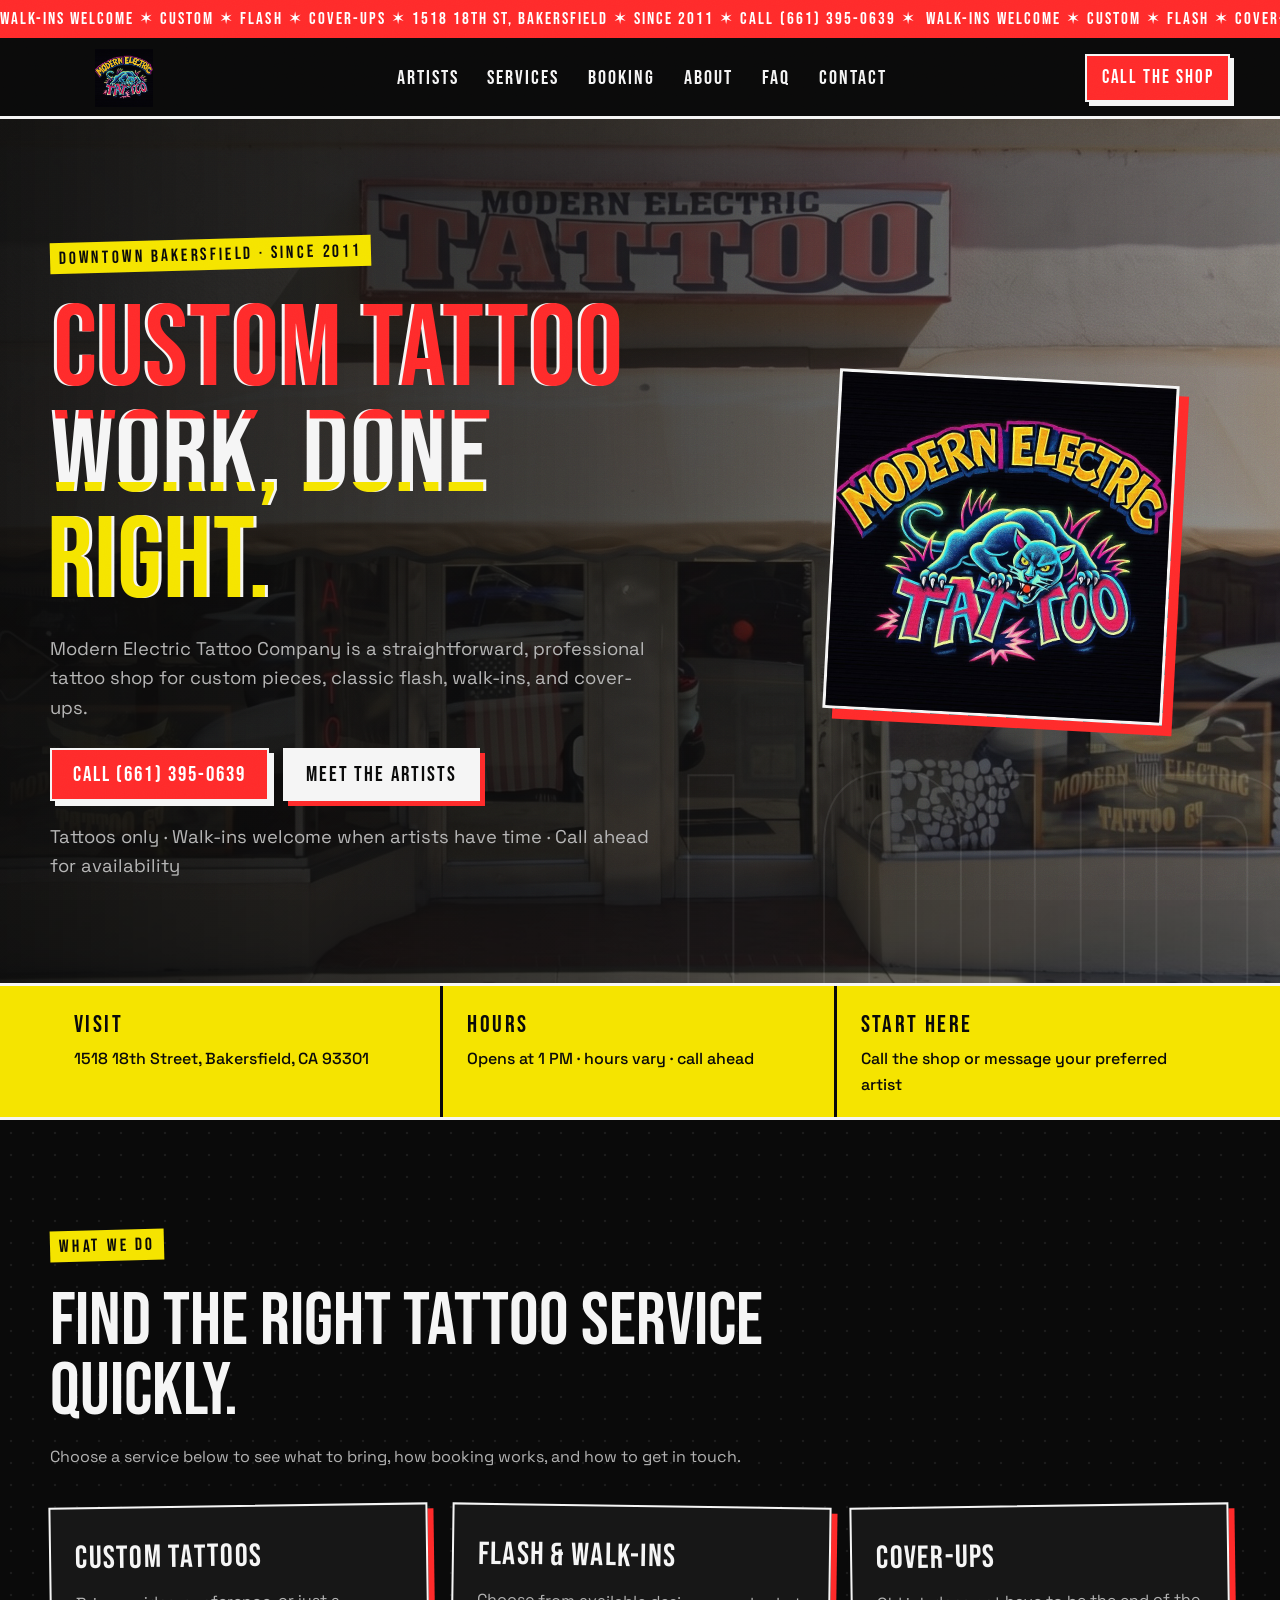
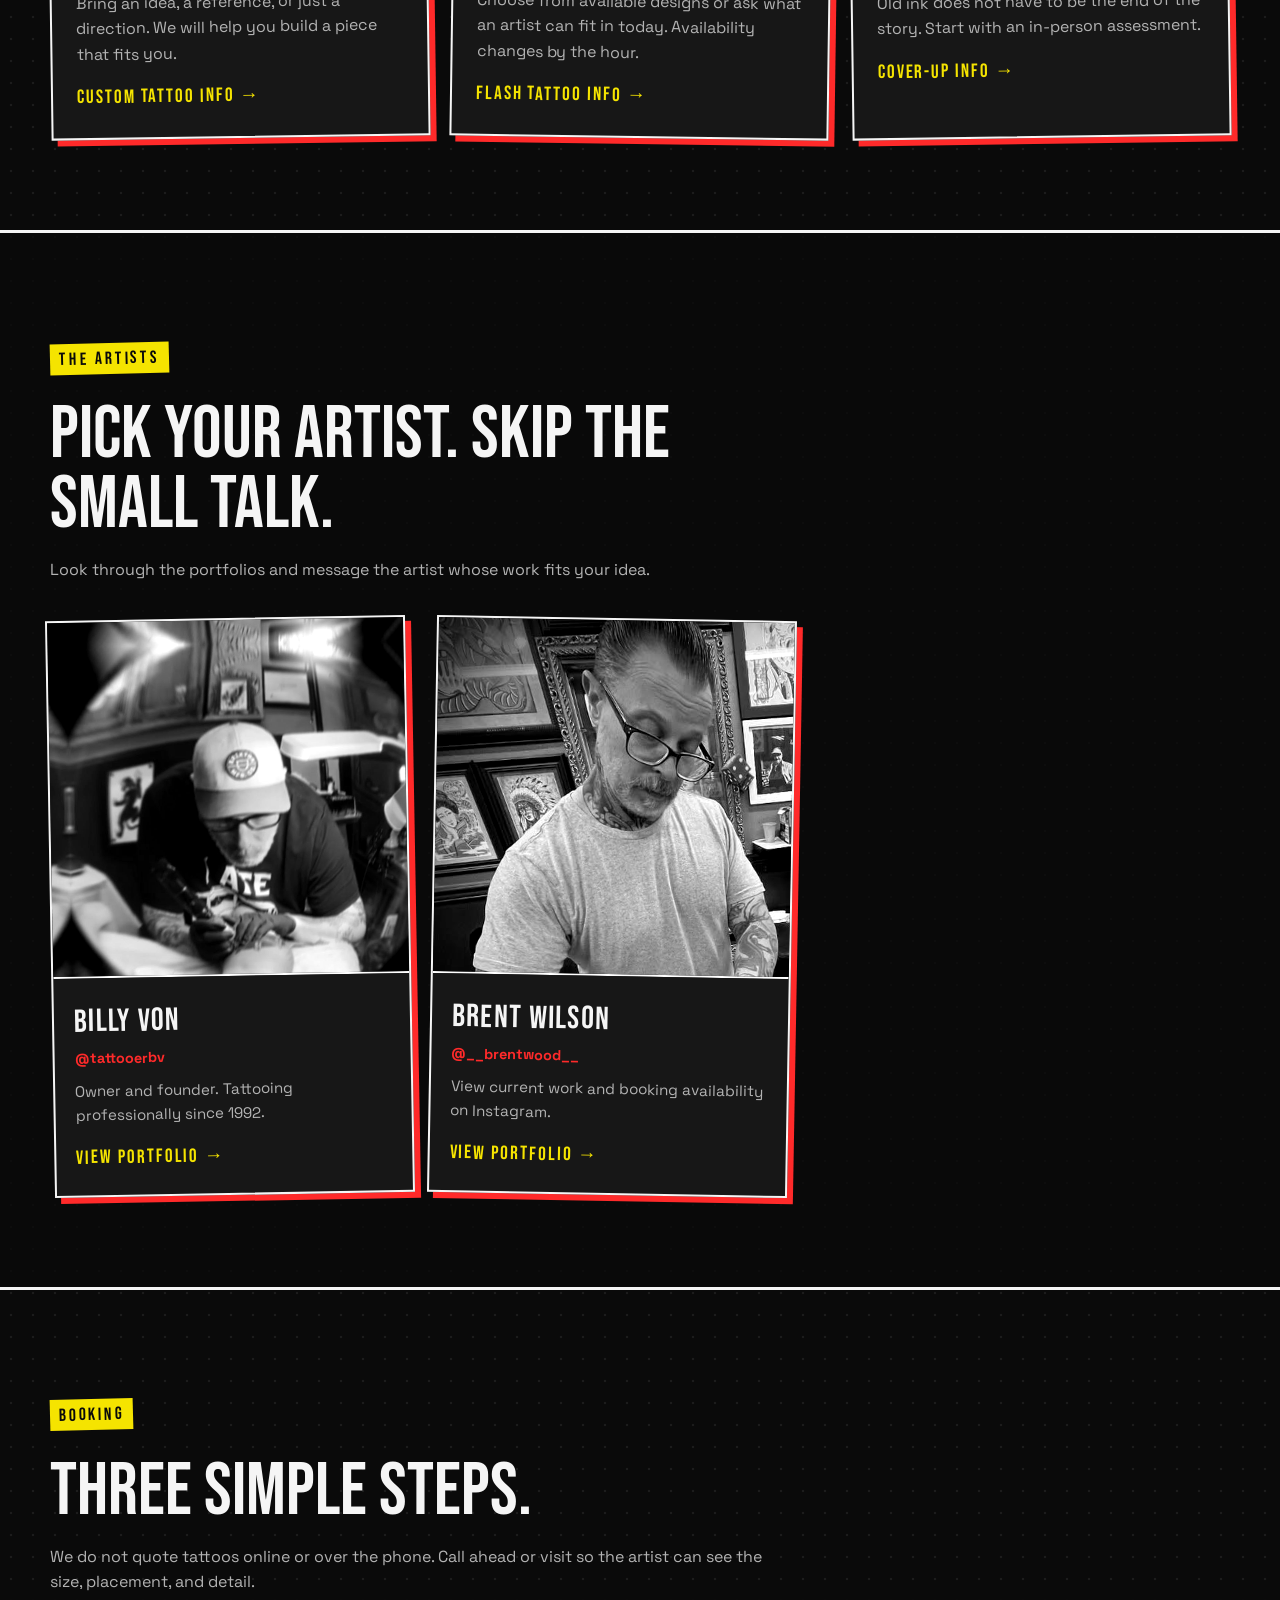
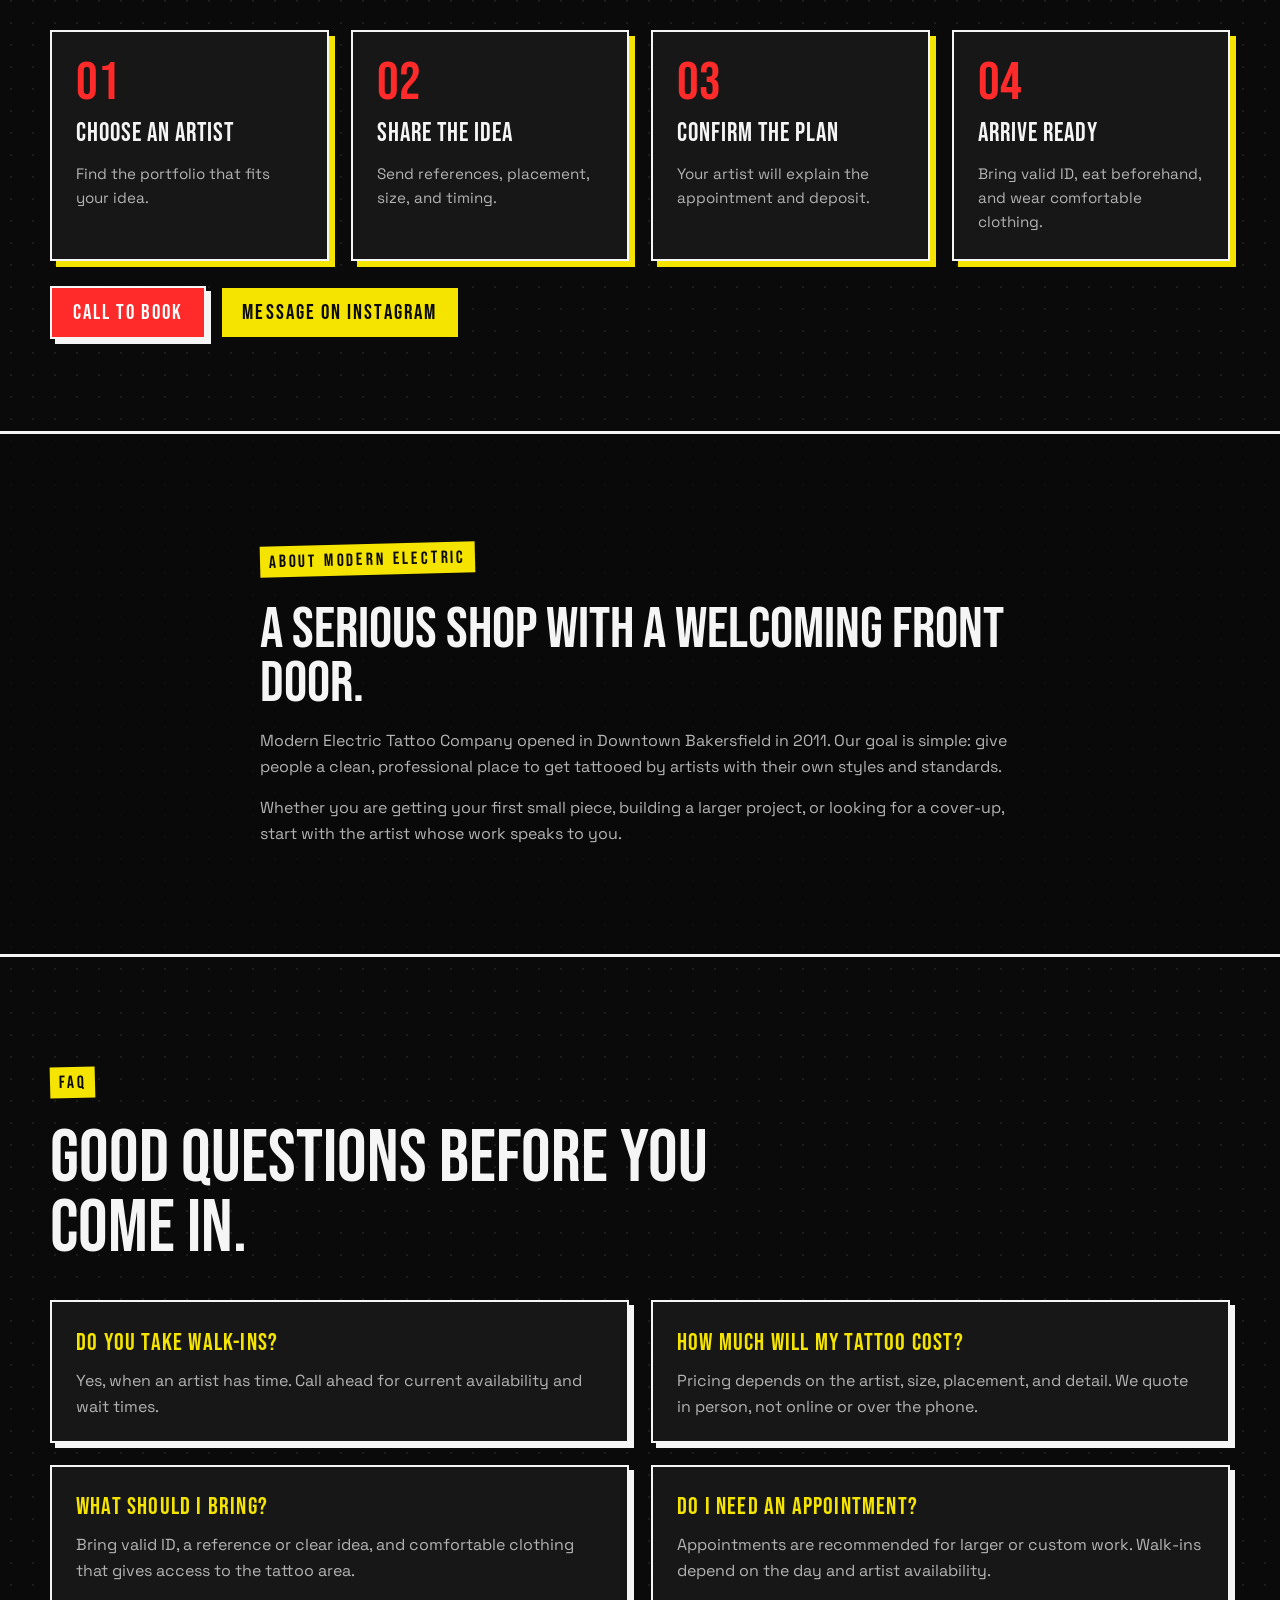
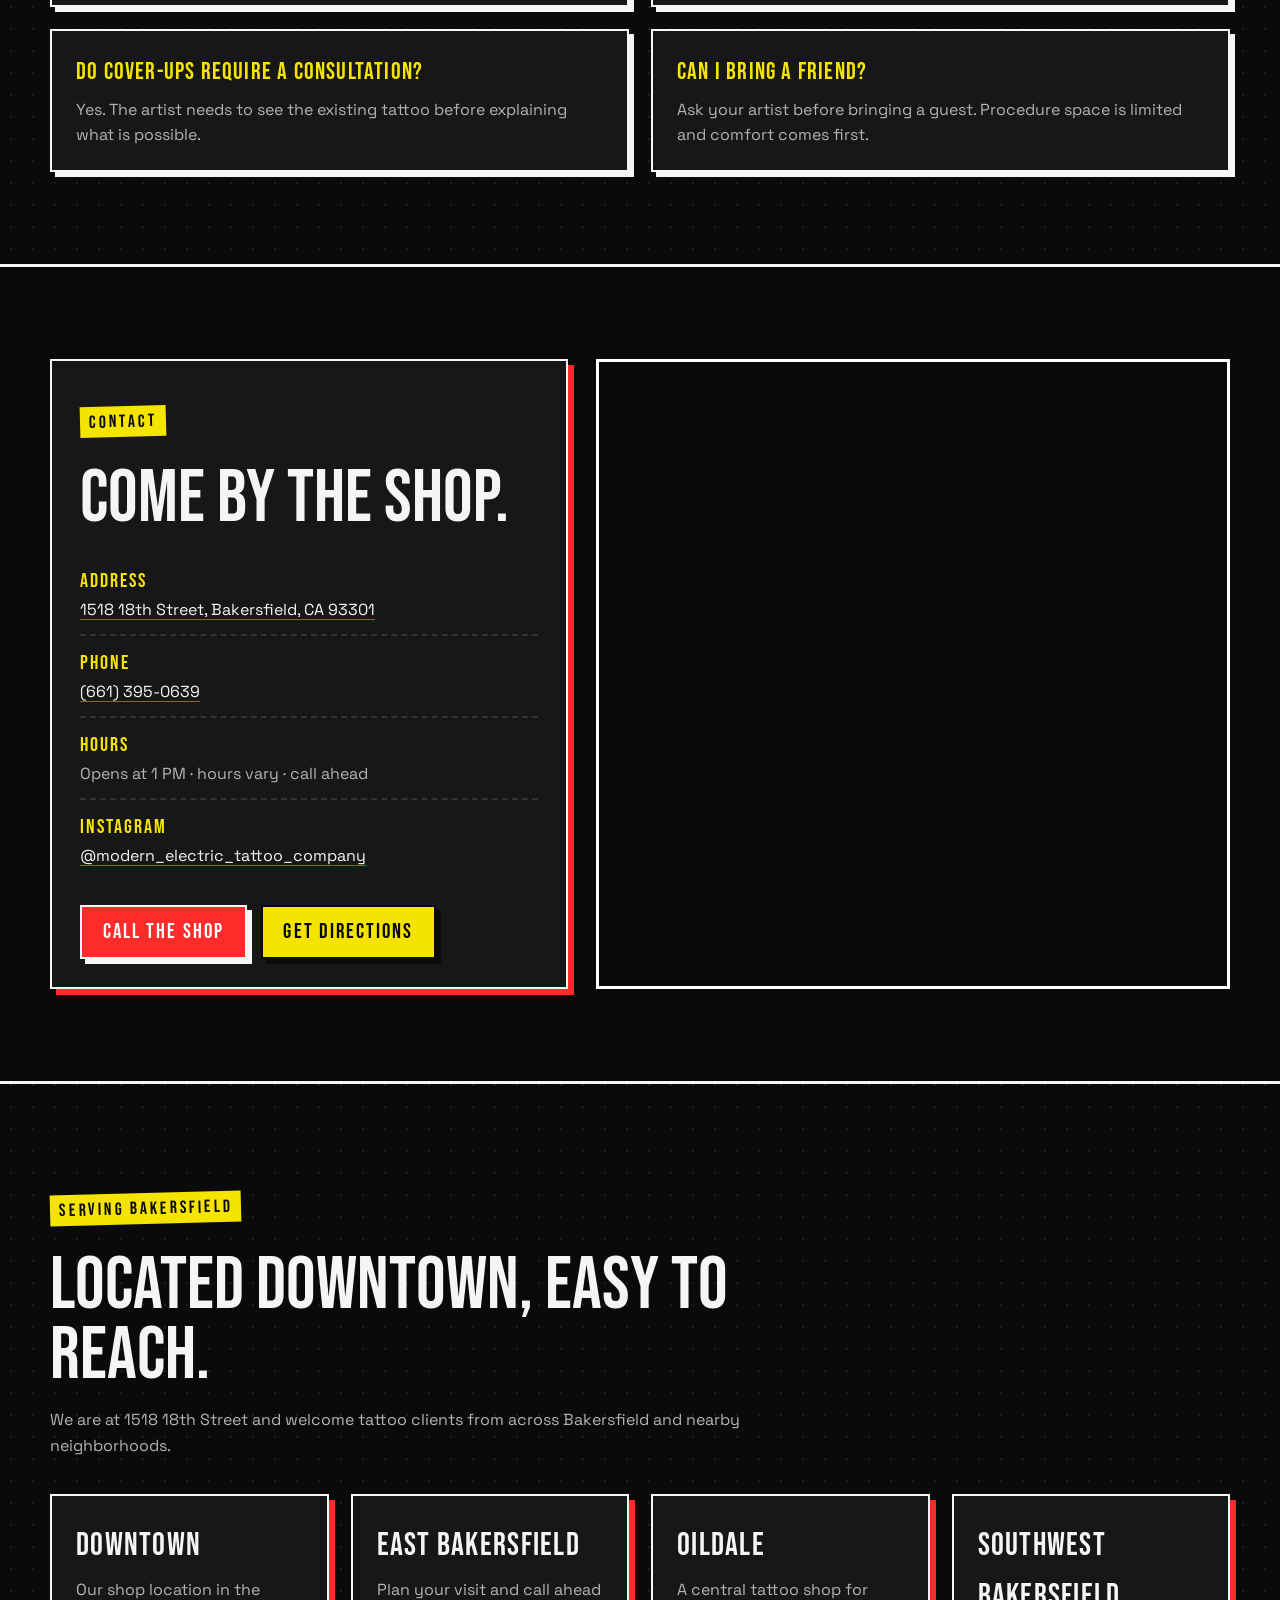
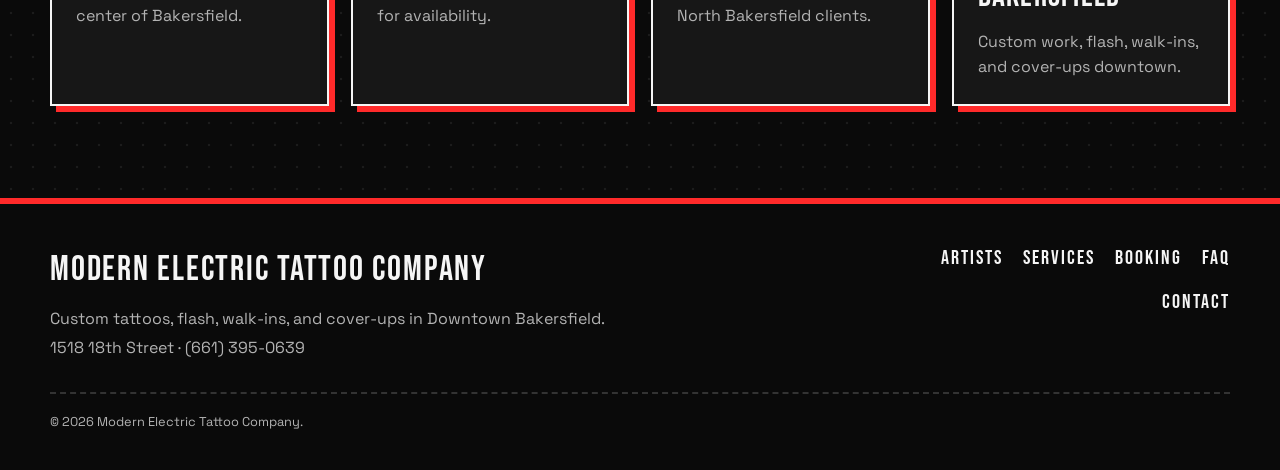
<file: index.html>
<!doctype html>
<html lang="en">
<head>
    <meta charset="utf-8">
    <meta name="viewport" content="width=device-width, initial-scale=1">
    <title>Modern Electric Tattoo Company | Bakersfield, CA</title>
    <meta name="description" content="Modern Electric Tattoo Company is a Downtown Bakersfield tattoo shop offering custom tattoos, flash, walk-ins, and cover-ups at 1518 18th Street.">
    <meta name="theme-color" content="#151515">
    <meta name="robots" content="index, follow, max-image-preview:large">
    <link rel="canonical" href="https://www.modernelectrictattoo.com/">
    <meta property="og:type" content="website">
    <meta property="og:title" content="Modern Electric Tattoo Company | Bakersfield, CA">
    <meta property="og:description" content="Custom tattoos, flash, walk-ins, and cover-ups in Downtown Bakersfield. Since 2011.">
    <meta property="og:url" content="https://www.modernelectrictattoo.com/">
    <meta property="og:image" content="https://www.modernelectrictattoo.com/modernelectrictattoologo.jpg">
    <meta property="og:site_name" content="Modern Electric Tattoo Company">
    <link rel="stylesheet" href="style.css">
    <script type="application/ld+json">
    {
        "@context": "https://schema.org",
        "@type": "TattooParlor",
        "@id": "https://www.modernelectrictattoo.com/#tattooparlor",
        "name": "Modern Electric Tattoo Company",
        "url": "https://www.modernelectrictattoo.com/",
        "image": "https://www.modernelectrictattoo.com/modernelectrictattoologo.jpg",
        "telephone": "+1-661-395-0639",
        "description": "Downtown Bakersfield tattoo shop offering custom tattoos, flash, walk-ins, and cover-ups.",
        "priceRange": "$$",
        "address": {
            "@type": "PostalAddress",
            "streetAddress": "1518 18th Street",
            "addressLocality": "Bakersfield",
            "addressRegion": "CA",
            "postalCode": "93301",
            "addressCountry": "US"
        },
        "areaServed": ["Bakersfield", "Downtown Bakersfield", "Kern County"],
        "sameAs": [
            "https://www.instagram.com/modern_electric_tattoo_company/",
            "https://www.facebook.com/ModernElectricTattooCompany/"
        ]
    }
    </script>
</head>
<body>
<a class="skip-link" href="#main">Skip to content</a>
<div class="ticker" aria-hidden="true">
    <div class="ticker-track">
        <span>Walk-ins welcome ✶ Custom ✶ Flash ✶ Cover-ups ✶ 1518 18th St, Bakersfield ✶ Since 2011 ✶ Call (661) 395-0639 ✶ </span>
        <span>Walk-ins welcome ✶ Custom ✶ Flash ✶ Cover-ups ✶ 1518 18th St, Bakersfield ✶ Since 2011 ✶ Call (661) 395-0639 ✶ </span>
    </div>
</div>
<header class="site-header">
    <div class="nav-shell">
        <a class="brand" href="/" aria-label="Modern Electric Tattoo Company home">
            <img class="brand-logo" src="modernelectrictattoologo.jpg" alt="Modern Electric Tattoo Company logo" width="148" height="58">
        </a>
        <nav class="site-nav" aria-label="Main navigation">
            <a href="#artists">Artists</a>
            <a href="#services">Services</a>
            <a href="#booking">Booking</a>
            <a href="#about">About</a>
            <a href="#faq">FAQ</a>
            <a href="#contact">Contact</a>
        </nav>
        <a class="header-call" href="tel:6613950639">Call the Shop</a>
    </div>
</header>

<main id="main">
    <section class="hero">
        <div class="container hero-grid">
            <div class="hero-copy">
                <p class="eyebrow">Downtown Bakersfield · Since 2011</p>
                <h1 class="glitch" data-text="Custom tattoo work, done right.">Custom tattoo work, done right.</h1>
                <p>Modern Electric Tattoo Company is a straightforward, professional tattoo shop for custom pieces, classic flash, walk-ins, and cover-ups.</p>
                <div class="hero-actions">
                    <a class="button" href="tel:6613950639">Call (661) 395-0639</a>
                    <a class="button light" href="#artists">Meet the artists</a>
                </div>
                <p class="hero-note">Tattoos only · Walk-ins welcome when artists have time · Call ahead for availability</p>
            </div>
            <div class="hero-art">
                <img class="hero-logo" src="modernelectrictattoologo.jpg" alt="Modern Electric Tattoo Company panther logo" width="310" height="310">
            </div>
        </div>
    </section>

    <section class="quick-facts" aria-label="Shop information">
        <div class="container facts-grid">
            <div class="fact"><strong>Visit</strong><span>1518 18th Street, Bakersfield, CA 93301</span></div>
            <div class="fact"><strong>Hours</strong><span>Opens at 1 PM · hours vary · call ahead</span></div>
            <div class="fact"><strong>Start here</strong><span>Call the shop or message your preferred artist</span></div>
        </div>
    </section>

    <section id="services" class="section">
        <div class="container">
            <div class="section-heading">
                <p class="section-kicker">What we do</p>
                <h2>Find the right tattoo service quickly.</h2>
                <p>Choose a service below to see what to bring, how booking works, and how to get in touch.</p>
            </div>
            <div class="service-grid">
                <article class="card">
                    <h3>Custom tattoos</h3>
                    <p>Bring an idea, a reference, or just a direction. We will help you build a piece that fits you.</p>
                    <a class="text-link" href="/custom-tattoos.html">Custom tattoo info →</a>
                </article>
                <article class="card">
                    <h3>Flash & walk-ins</h3>
                    <p>Choose from available designs or ask what an artist can fit in today. Availability changes by the hour.</p>
                    <a class="text-link" href="/flash-tattoos.html">Flash tattoo info →</a>
                </article>
                <article class="card">
                    <h3>Cover-ups</h3>
                    <p>Old ink does not have to be the end of the story. Start with an in-person assessment.</p>
                    <a class="text-link" href="/cover-ups-tattoo.html">Cover-up info →</a>
                </article>
            </div>
        </div>
    </section>

    <section id="artists" class="section alt">
        <div class="container">
            <div class="section-heading">
                <p class="section-kicker">The artists</p>
                <h2>Pick your artist. Skip the small talk.</h2>
                <p>Look through the portfolios and message the artist whose work fits your idea.</p>
            </div>
            <div class="artist-grid">
                <article class="artist-card">
                    <img class="artist-photo" src="images/artist-1.jpg" alt="Billy Von tattooing a client" loading="lazy" width="1045" height="1044">
                    <div class="artist-content"><h3>Billy Von</h3><p class="handle">@tattooerbv</p><p>Owner and founder. Tattooing professionally since 1992.</p><a class="text-link" href="https://instagram.com/tattooerbv" target="_blank" rel="noopener">View portfolio →</a></div>
                </article>
                <article class="artist-card">
                    <img class="artist-photo artist-photo-top" src="images/artist-2.jpg" alt="Brent Wilson tattooing a client" loading="lazy" width="461" height="726">
                    <div class="artist-content"><h3>Brent Wilson</h3><p class="handle">@__brentwood__</p><p>View current work and booking availability on Instagram.</p><a class="text-link" href="https://instagram.com/__brentwood__" target="_blank" rel="noopener">View portfolio →</a></div>
                </article>
            </div>
        </div>
    </section>

    <section id="booking" class="section">
        <div class="container">
            <div class="section-heading">
                <p class="section-kicker">Booking</p>
                <h2>Three simple steps.</h2>
                <p>We do not quote tattoos online or over the phone. Call ahead or visit so the artist can see the size, placement, and detail.</p>
            </div>
            <div class="steps">
                <article class="step"><span class="step-number">01</span><h3>Choose an artist</h3><p>Find the portfolio that fits your idea.</p></article>
                <article class="step"><span class="step-number">02</span><h3>Share the idea</h3><p>Send references, placement, size, and timing.</p></article>
                <article class="step"><span class="step-number">03</span><h3>Confirm the plan</h3><p>Your artist will explain the appointment and deposit.</p></article>
                <article class="step"><span class="step-number">04</span><h3>Arrive ready</h3><p>Bring valid ID, eat beforehand, and wear comfortable clothing.</p></article>
            </div>
            <div class="page-actions">
                <a class="button" href="tel:6613950639">Call to book</a>
                <a class="button outline" href="https://instagram.com/modern_electric_tattoo_company" target="_blank" rel="noopener">Message on Instagram</a>
            </div>
        </div>
    </section>

    <section id="about" class="section alt">
        <div class="container content">
            <p class="section-kicker">About Modern Electric</p>
            <h2>A serious shop with a welcoming front door.</h2>
            <p>Modern Electric Tattoo Company opened in Downtown Bakersfield in 2011. Our goal is simple: give people a clean, professional place to get tattooed by artists with their own styles and standards.</p>
            <p>Whether you are getting your first small piece, building a larger project, or looking for a cover-up, start with the artist whose work speaks to you.</p>
        </div>
    </section>

    <section id="faq" class="section">
        <div class="container">
            <div class="section-heading">
                <p class="section-kicker">FAQ</p>
                <h2>Good questions before you come in.</h2>
            </div>
            <div class="faq-grid">
                <article class="faq-item"><h3>Do you take walk-ins?</h3><p>Yes, when an artist has time. Call ahead for current availability and wait times.</p></article>
                <article class="faq-item"><h3>How much will my tattoo cost?</h3><p>Pricing depends on the artist, size, placement, and detail. We quote in person, not online or over the phone.</p></article>
                <article class="faq-item"><h3>What should I bring?</h3><p>Bring valid ID, a reference or clear idea, and comfortable clothing that gives access to the tattoo area.</p></article>
                <article class="faq-item"><h3>Do I need an appointment?</h3><p>Appointments are recommended for larger or custom work. Walk-ins depend on the day and artist availability.</p></article>
                <article class="faq-item"><h3>Do cover-ups require a consultation?</h3><p>Yes. The artist needs to see the existing tattoo before explaining what is possible.</p></article>
                <article class="faq-item"><h3>Can I bring a friend?</h3><p>Ask your artist before bringing a guest. Procedure space is limited and comfort comes first.</p></article>
            </div>
        </div>
    </section>

    <section id="contact" class="section alt">
        <div class="container contact-grid">
            <div class="contact-panel">
                <p class="section-kicker">Contact</p>
                <h2>Come by the shop.</h2>
                <ul class="contact-list">
                    <li><strong>Address</strong><a href="https://www.google.com/maps/dir/?api=1&destination=1518+18th+Street,+Bakersfield,+CA+93301" target="_blank" rel="noopener">1518 18th Street, Bakersfield, CA 93301</a></li>
                    <li><strong>Phone</strong><a href="tel:6613950639">(661) 395-0639</a></li>
                    <li><strong>Hours</strong>Opens at 1 PM · hours vary · call ahead</li>
                    <li><strong>Instagram</strong><a href="https://instagram.com/modern_electric_tattoo_company" target="_blank" rel="noopener">@modern_electric_tattoo_company</a></li>
                </ul>
                <div class="page-actions"><a class="button" href="tel:6613950639">Call the shop</a><a class="button outline" href="https://www.google.com/maps/dir/?api=1&destination=1518+18th+Street,+Bakersfield,+CA+93301" target="_blank" rel="noopener">Get directions</a></div>
            </div>
            <iframe class="map-frame" title="Map to Modern Electric Tattoo Company" loading="lazy" allowfullscreen referrerpolicy="no-referrer-when-downgrade" src="https://www.google.com/maps?q=1518+18th+Street,+Bakersfield,+CA+93301&output=embed"></iframe>
        </div>
    </section>

    <section class="section location-section">
        <div class="container">
            <div class="section-heading">
                <p class="section-kicker">Serving Bakersfield</p>
                <h2>Located downtown, easy to reach.</h2>
                <p>We are at 1518 18th Street and welcome tattoo clients from across Bakersfield and nearby neighborhoods.</p>
            </div>
            <div class="location-grid">
                <a class="card" href="/downtown-bakersfield-tattoo.html"><h3>Downtown</h3><p>Our shop location in the center of Bakersfield.</p></a>
                <a class="card" href="/east-bakersfield-tattoo.html"><h3>East Bakersfield</h3><p>Plan your visit and call ahead for availability.</p></a>
                <a class="card" href="/oildale-tattoo.html"><h3>Oildale</h3><p>A central tattoo shop for North Bakersfield clients.</p></a>
                <a class="card" href="/southwest-bakersfield-tattoo.html"><h3>Southwest Bakersfield</h3><p>Custom work, flash, walk-ins, and cover-ups downtown.</p></a>
            </div>
        </div>
    </section>
</main>

<footer class="site-footer">
    <div class="container footer-grid">
        <div><h2>Modern Electric Tattoo Company</h2><p>Custom tattoos, flash, walk-ins, and cover-ups in Downtown Bakersfield.</p><p>1518 18th Street · (661) 395-0639</p></div>
        <nav class="footer-links" aria-label="Footer navigation"><a href="#artists">Artists</a><a href="#services">Services</a><a href="#booking">Booking</a><a href="#faq">FAQ</a><a href="#contact">Contact</a></nav>
    </div>
    <div class="container footer-bottom">© 2026 Modern Electric Tattoo Company.</div>
</footer>
<script src="reveal.js" defer></script>
</body>
</html>
</file>
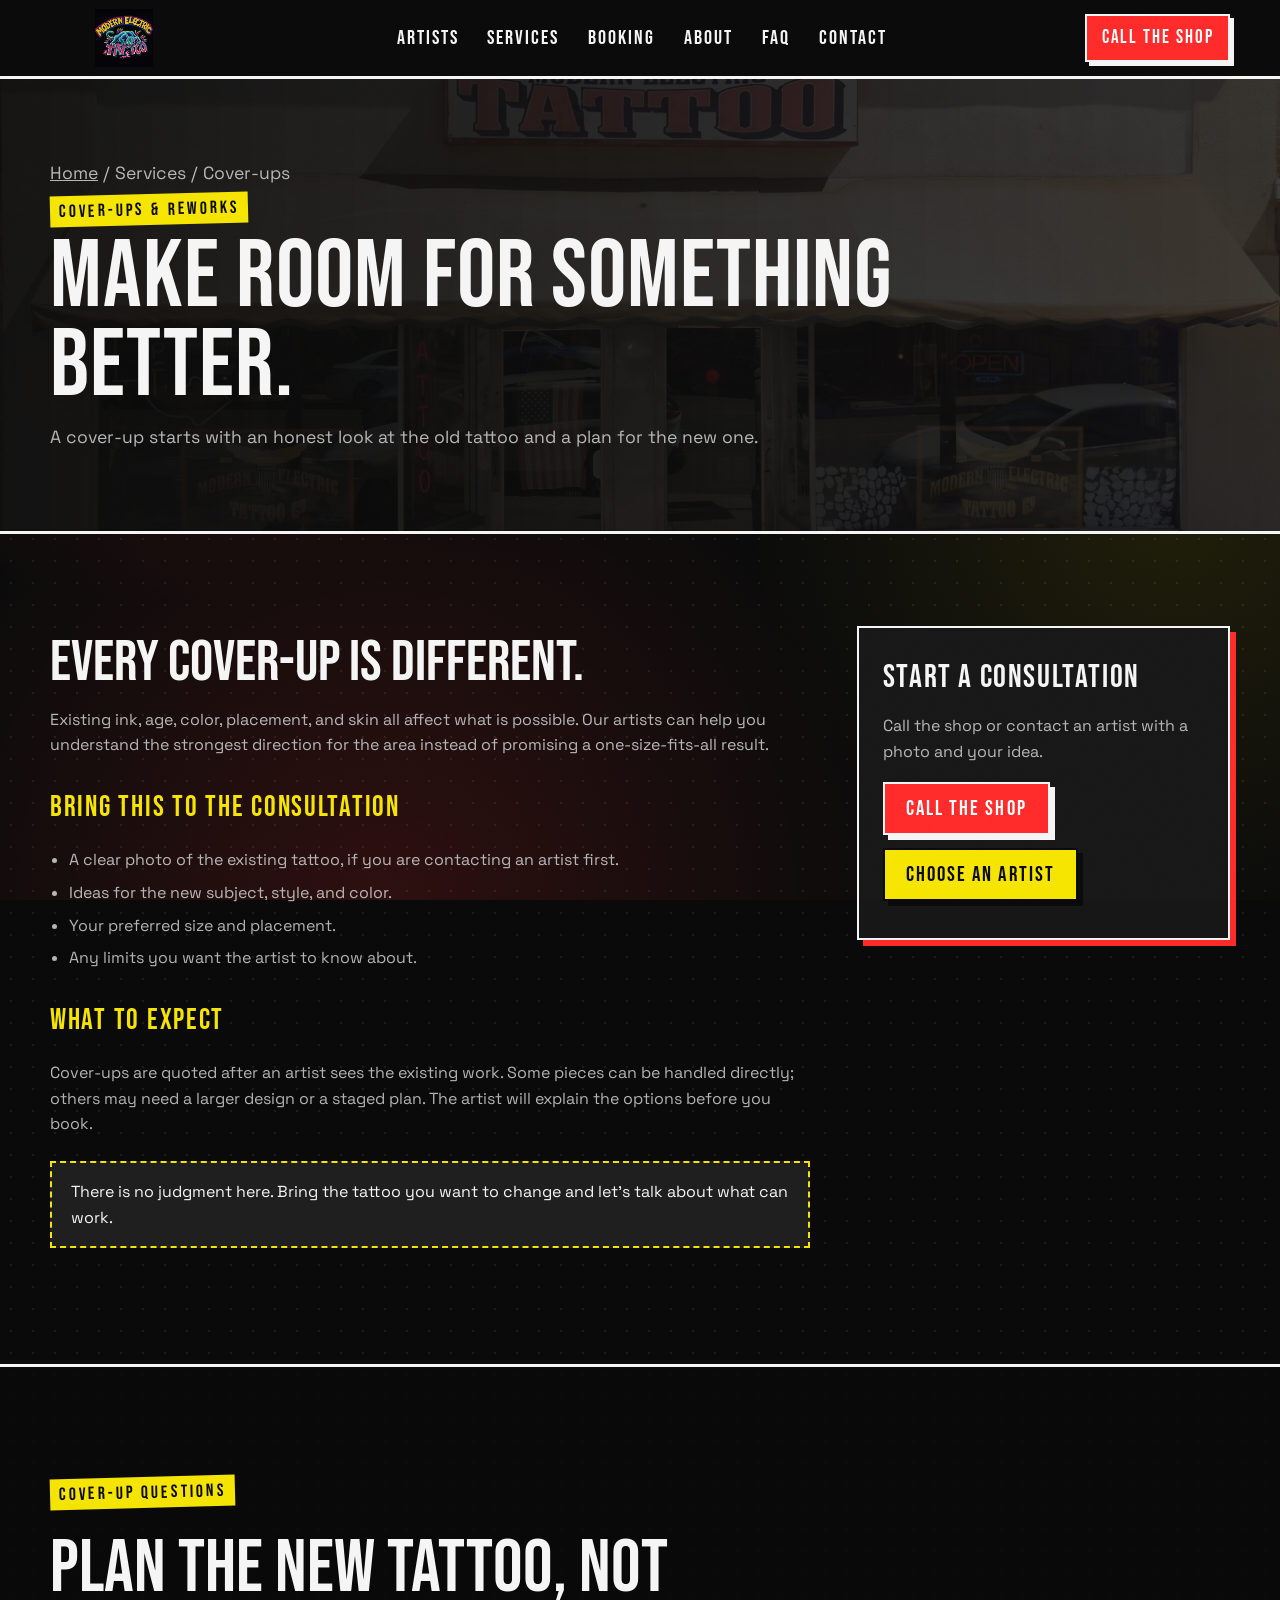
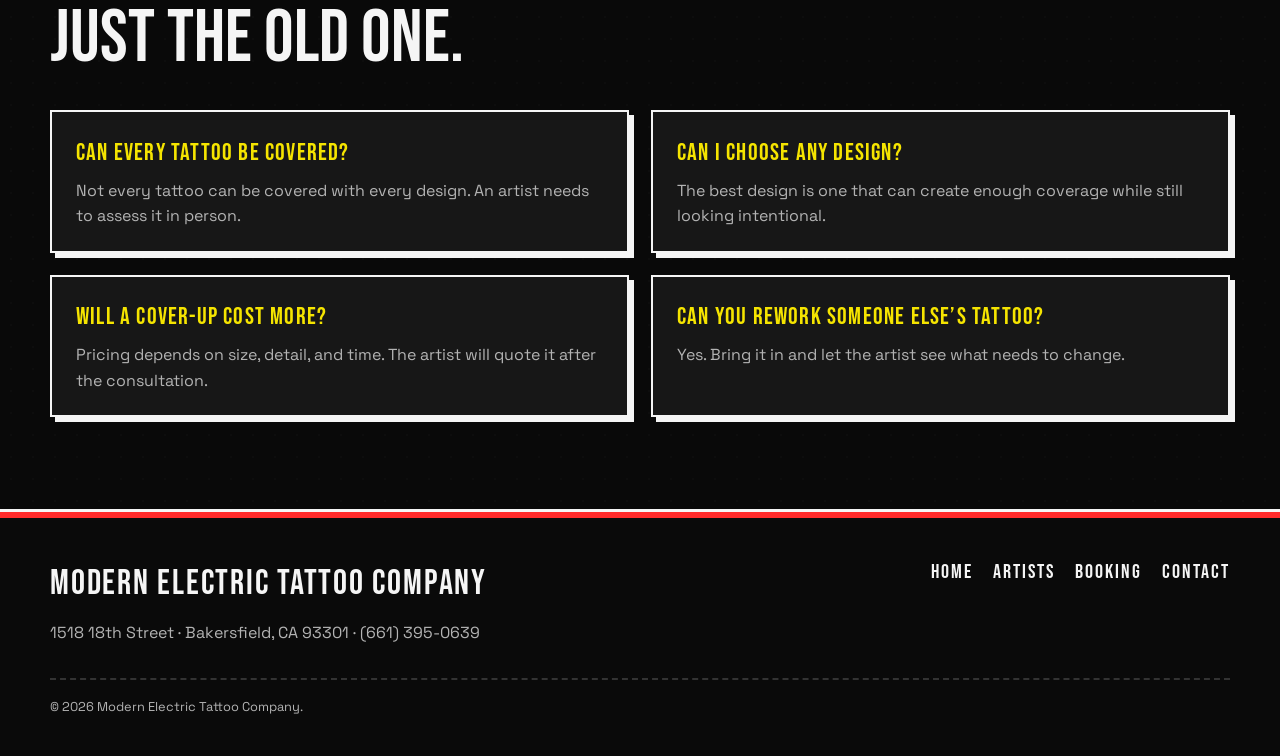
<file: cover-ups-tattoo.html>
<!doctype html>
<html lang="en">
<head>
    <meta charset="utf-8">
    <meta name="viewport" content="width=device-width, initial-scale=1">
    <title>Tattoo Cover-Ups in Bakersfield | Modern Electric</title>
    <meta name="description" content="Explore tattoo cover-ups and reworks in Bakersfield with Modern Electric Tattoo Company. Start with an in-person assessment at 1518 18th Street.">
    <meta name="robots" content="index, follow, max-image-preview:large">
    <link rel="canonical" href="https://www.modernelectrictattoo.com/cover-ups-tattoo.html">
    <meta property="og:title" content="Tattoo Cover-Ups in Bakersfield | Modern Electric">
    <meta property="og:description" content="Start a cover-up or rework consultation with Modern Electric Tattoo Company in Downtown Bakersfield.">
    <meta property="og:type" content="website">
    <meta property="og:url" content="https://www.modernelectrictattoo.com/cover-ups-tattoo.html">
    <meta property="og:image" content="https://www.modernelectrictattoo.com/modernelectrictattoologo.jpg">
    <link rel="stylesheet" href="style.css">
</head>
<body>
<a class="skip-link" href="#main">Skip to content</a>
<header class="site-header"><div class="nav-shell"><a class="brand" href="/" aria-label="Modern Electric Tattoo Company home"><img class="brand-logo" src="modernelectrictattoologo.jpg" alt="Modern Electric Tattoo Company logo" width="148" height="58"></a><nav class="site-nav" aria-label="Main navigation"><a href="/#artists">Artists</a><a href="/#services">Services</a><a href="/#booking">Booking</a><a href="/#about">About</a><a href="/#faq">FAQ</a><a href="/#contact">Contact</a></nav><a class="header-call" href="tel:6613950639">Call the Shop</a></div></header>
<main id="main">
    <section class="subpage-hero"><div class="container"><p class="breadcrumb"><a href="/">Home</a> / Services / Cover-ups</p><p class="eyebrow">Cover-ups & reworks</p><h1>Make room for something better.</h1><p>A cover-up starts with an honest look at the old tattoo and a plan for the new one.</p></div></section>
    <section class="section"><div class="container subpage-layout"><article class="content"><h2>Every cover-up is different.</h2><p>Existing ink, age, color, placement, and skin all affect what is possible. Our artists can help you understand the strongest direction for the area instead of promising a one-size-fits-all result.</p><h3>Bring this to the consultation</h3><ul><li>A clear photo of the existing tattoo, if you are contacting an artist first.</li><li>Ideas for the new subject, style, and color.</li><li>Your preferred size and placement.</li><li>Any limits you want the artist to know about.</li></ul><h3>What to expect</h3><p>Cover-ups are quoted after an artist sees the existing work. Some pieces can be handled directly; others may need a larger design or a staged plan. The artist will explain the options before you book.</p><div class="notice">There is no judgment here. Bring the tattoo you want to change and let’s talk about what can work.</div></article><aside class="side-card"><h2>Start a consultation</h2><p>Call the shop or contact an artist with a photo and your idea.</p><a class="button" href="tel:6613950639">Call the shop</a><a class="button outline" href="/#artists">Choose an artist</a></aside></div></section>
    <section class="section alt"><div class="container"><div class="section-heading"><p class="section-kicker">Cover-up questions</p><h2>Plan the new tattoo, not just the old one.</h2></div><div class="faq-grid"><article class="faq-item"><h3>Can every tattoo be covered?</h3><p>Not every tattoo can be covered with every design. An artist needs to assess it in person.</p></article><article class="faq-item"><h3>Can I choose any design?</h3><p>The best design is one that can create enough coverage while still looking intentional.</p></article><article class="faq-item"><h3>Will a cover-up cost more?</h3><p>Pricing depends on size, detail, and time. The artist will quote it after the consultation.</p></article><article class="faq-item"><h3>Can you rework someone else’s tattoo?</h3><p>Yes. Bring it in and let the artist see what needs to change.</p></article></div></div></section>
</main>
<footer class="site-footer"><div class="container footer-grid"><div><h2>Modern Electric Tattoo Company</h2><p>1518 18th Street · Bakersfield, CA 93301 · (661) 395-0639</p></div><nav class="footer-links" aria-label="Footer navigation"><a href="/">Home</a><a href="/#artists">Artists</a><a href="/#booking">Booking</a><a href="/#contact">Contact</a></nav></div><div class="container footer-bottom">© 2026 Modern Electric Tattoo Company.</div></footer>
</body>
</html>
</file>
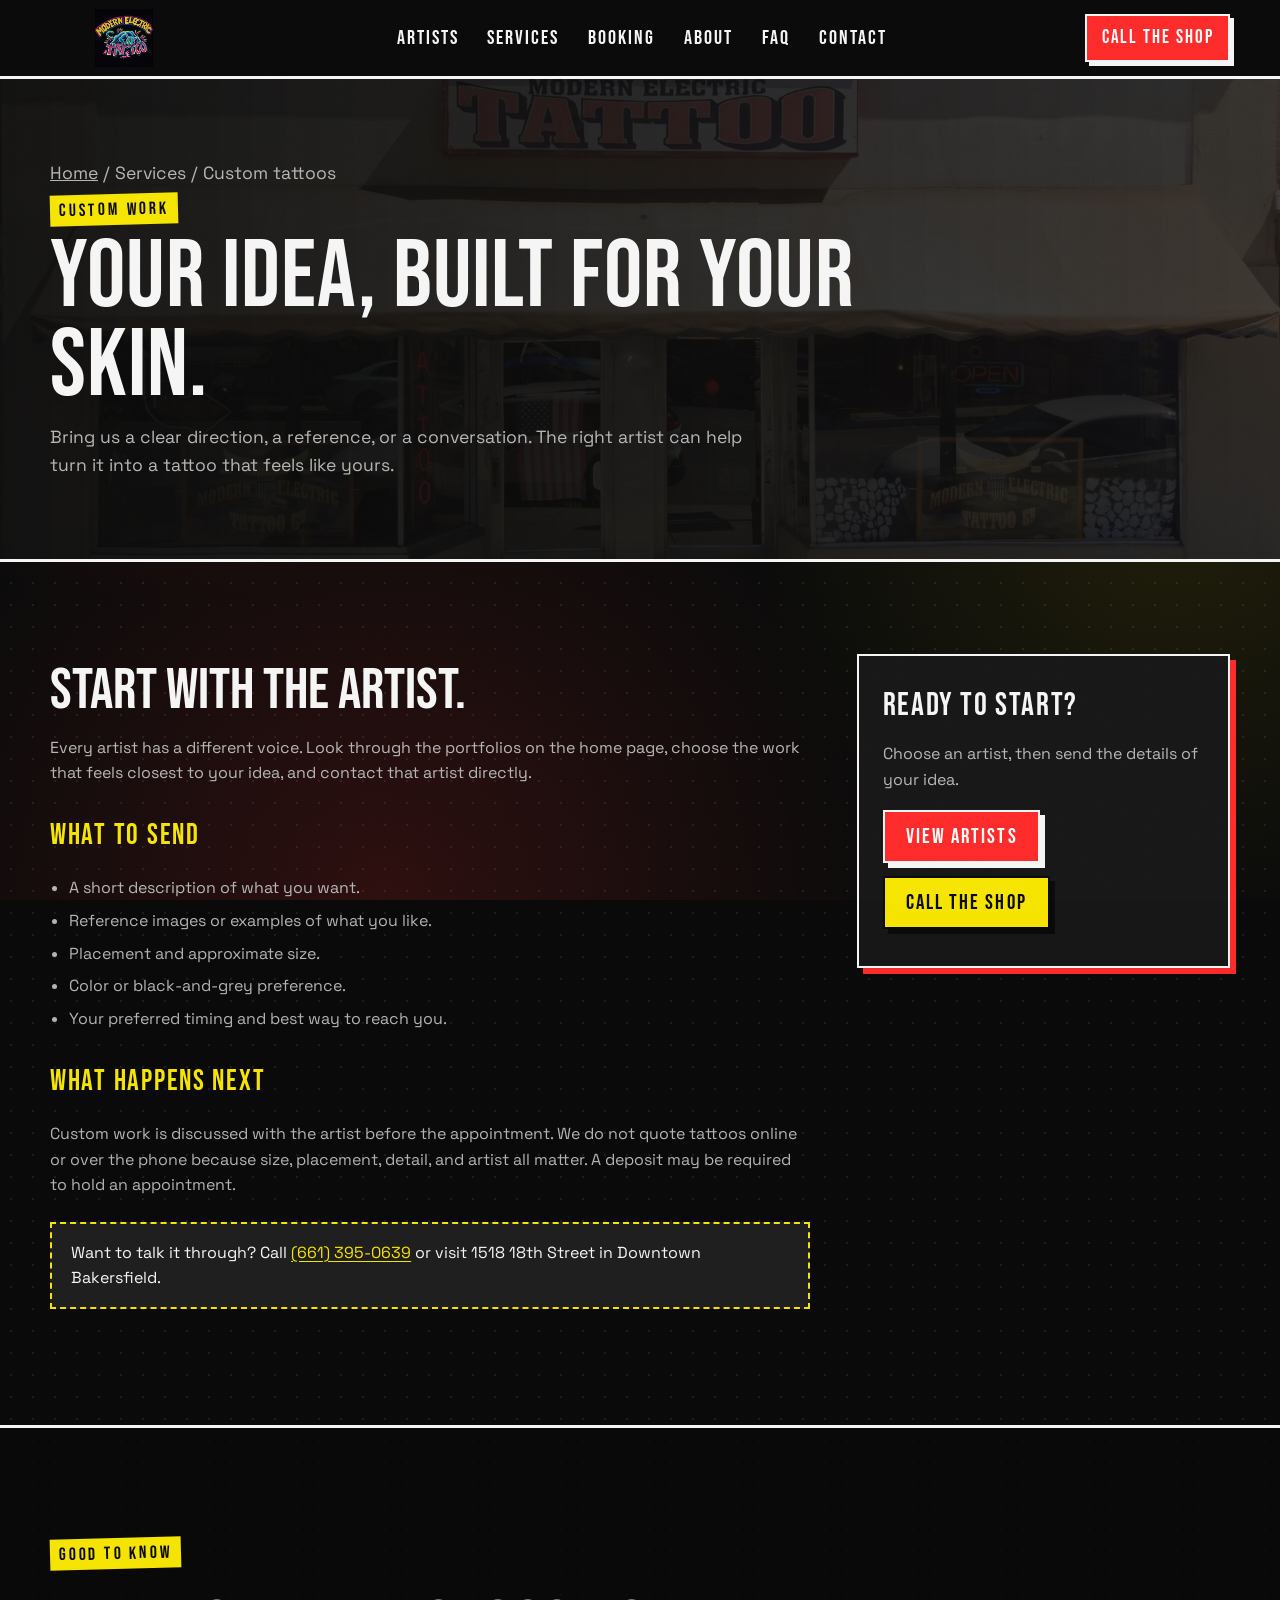
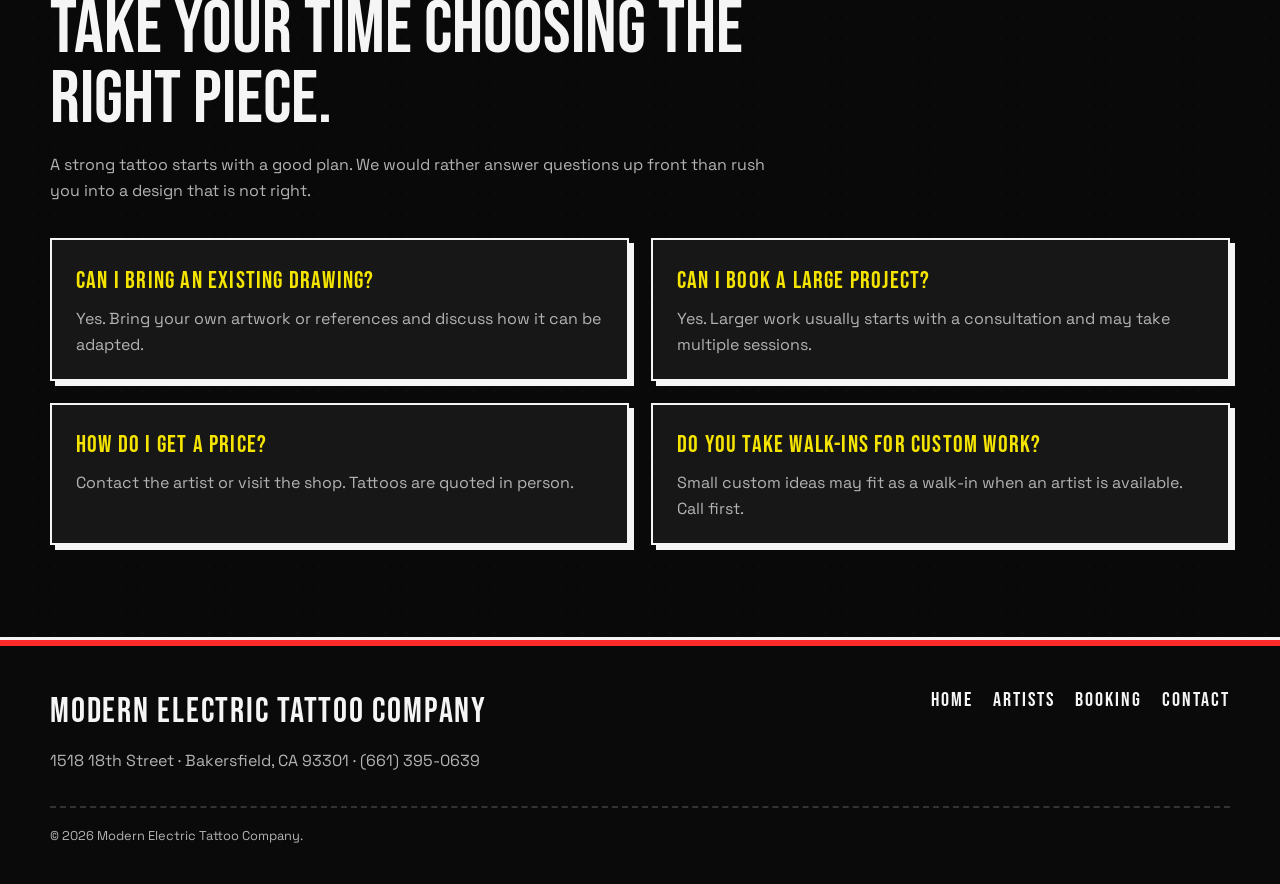
<file: custom-tattoos.html>
<!doctype html>
<html lang="en">
<head>
    <meta charset="utf-8">
    <meta name="viewport" content="width=device-width, initial-scale=1">
    <title>Custom Tattoos in Bakersfield | Modern Electric</title>
    <meta name="description" content="Plan a custom tattoo with Modern Electric Tattoo Company in Downtown Bakersfield. Choose an artist, share your idea, and start with an in-person consultation.">
    <meta name="robots" content="index, follow, max-image-preview:large">
    <link rel="canonical" href="https://www.modernelectrictattoo.com/custom-tattoos.html">
    <meta property="og:title" content="Custom Tattoos in Bakersfield | Modern Electric">
    <meta property="og:description" content="Custom tattoo work in Downtown Bakersfield. Choose your artist and call to start planning.">
    <meta property="og:type" content="website">
    <meta property="og:url" content="https://www.modernelectrictattoo.com/custom-tattoos.html">
    <meta property="og:image" content="https://www.modernelectrictattoo.com/modernelectrictattoologo.jpg">
    <link rel="stylesheet" href="style.css">
</head>
<body>
<a class="skip-link" href="#main">Skip to content</a>
<header class="site-header"><div class="nav-shell"><a class="brand" href="/" aria-label="Modern Electric Tattoo Company home"><img class="brand-logo" src="modernelectrictattoologo.jpg" alt="Modern Electric Tattoo Company logo" width="148" height="58"></a><nav class="site-nav" aria-label="Main navigation"><a href="/#artists">Artists</a><a href="/#services">Services</a><a href="/#booking">Booking</a><a href="/#about">About</a><a href="/#faq">FAQ</a><a href="/#contact">Contact</a></nav><a class="header-call" href="tel:6613950639">Call the Shop</a></div></header>
<main id="main">
    <section class="subpage-hero"><div class="container"><p class="breadcrumb"><a href="/">Home</a> / Services / Custom tattoos</p><p class="eyebrow">Custom work</p><h1>Your idea, built for your skin.</h1><p>Bring us a clear direction, a reference, or a conversation. The right artist can help turn it into a tattoo that feels like yours.</p></div></section>
    <section class="section"><div class="container subpage-layout"><article class="content"><h2>Start with the artist.</h2><p>Every artist has a different voice. Look through the portfolios on the home page, choose the work that feels closest to your idea, and contact that artist directly.</p><h3>What to send</h3><ul><li>A short description of what you want.</li><li>Reference images or examples of what you like.</li><li>Placement and approximate size.</li><li>Color or black-and-grey preference.</li><li>Your preferred timing and best way to reach you.</li></ul><h3>What happens next</h3><p>Custom work is discussed with the artist before the appointment. We do not quote tattoos online or over the phone because size, placement, detail, and artist all matter. A deposit may be required to hold an appointment.</p><div class="notice">Want to talk it through? Call <a href="tel:6613950639">(661) 395-0639</a> or visit 1518 18th Street in Downtown Bakersfield.</div></article><aside class="side-card"><h2>Ready to start?</h2><p>Choose an artist, then send the details of your idea.</p><a class="button" href="/#artists">View artists</a><a class="button outline" href="tel:6613950639">Call the shop</a></aside></div></section>
    <section class="section alt"><div class="container"><div class="section-heading"><p class="section-kicker">Good to know</p><h2>Take your time choosing the right piece.</h2><p>A strong tattoo starts with a good plan. We would rather answer questions up front than rush you into a design that is not right.</p></div><div class="faq-grid"><article class="faq-item"><h3>Can I bring an existing drawing?</h3><p>Yes. Bring your own artwork or references and discuss how it can be adapted.</p></article><article class="faq-item"><h3>Can I book a large project?</h3><p>Yes. Larger work usually starts with a consultation and may take multiple sessions.</p></article><article class="faq-item"><h3>How do I get a price?</h3><p>Contact the artist or visit the shop. Tattoos are quoted in person.</p></article><article class="faq-item"><h3>Do you take walk-ins for custom work?</h3><p>Small custom ideas may fit as a walk-in when an artist is available. Call first.</p></article></div></div></section>
</main>
<footer class="site-footer"><div class="container footer-grid"><div><h2>Modern Electric Tattoo Company</h2><p>1518 18th Street · Bakersfield, CA 93301 · (661) 395-0639</p></div><nav class="footer-links" aria-label="Footer navigation"><a href="/">Home</a><a href="/#artists">Artists</a><a href="/#booking">Booking</a><a href="/#contact">Contact</a></nav></div><div class="container footer-bottom">© 2026 Modern Electric Tattoo Company.</div></footer>
</body>
</html>
</file>
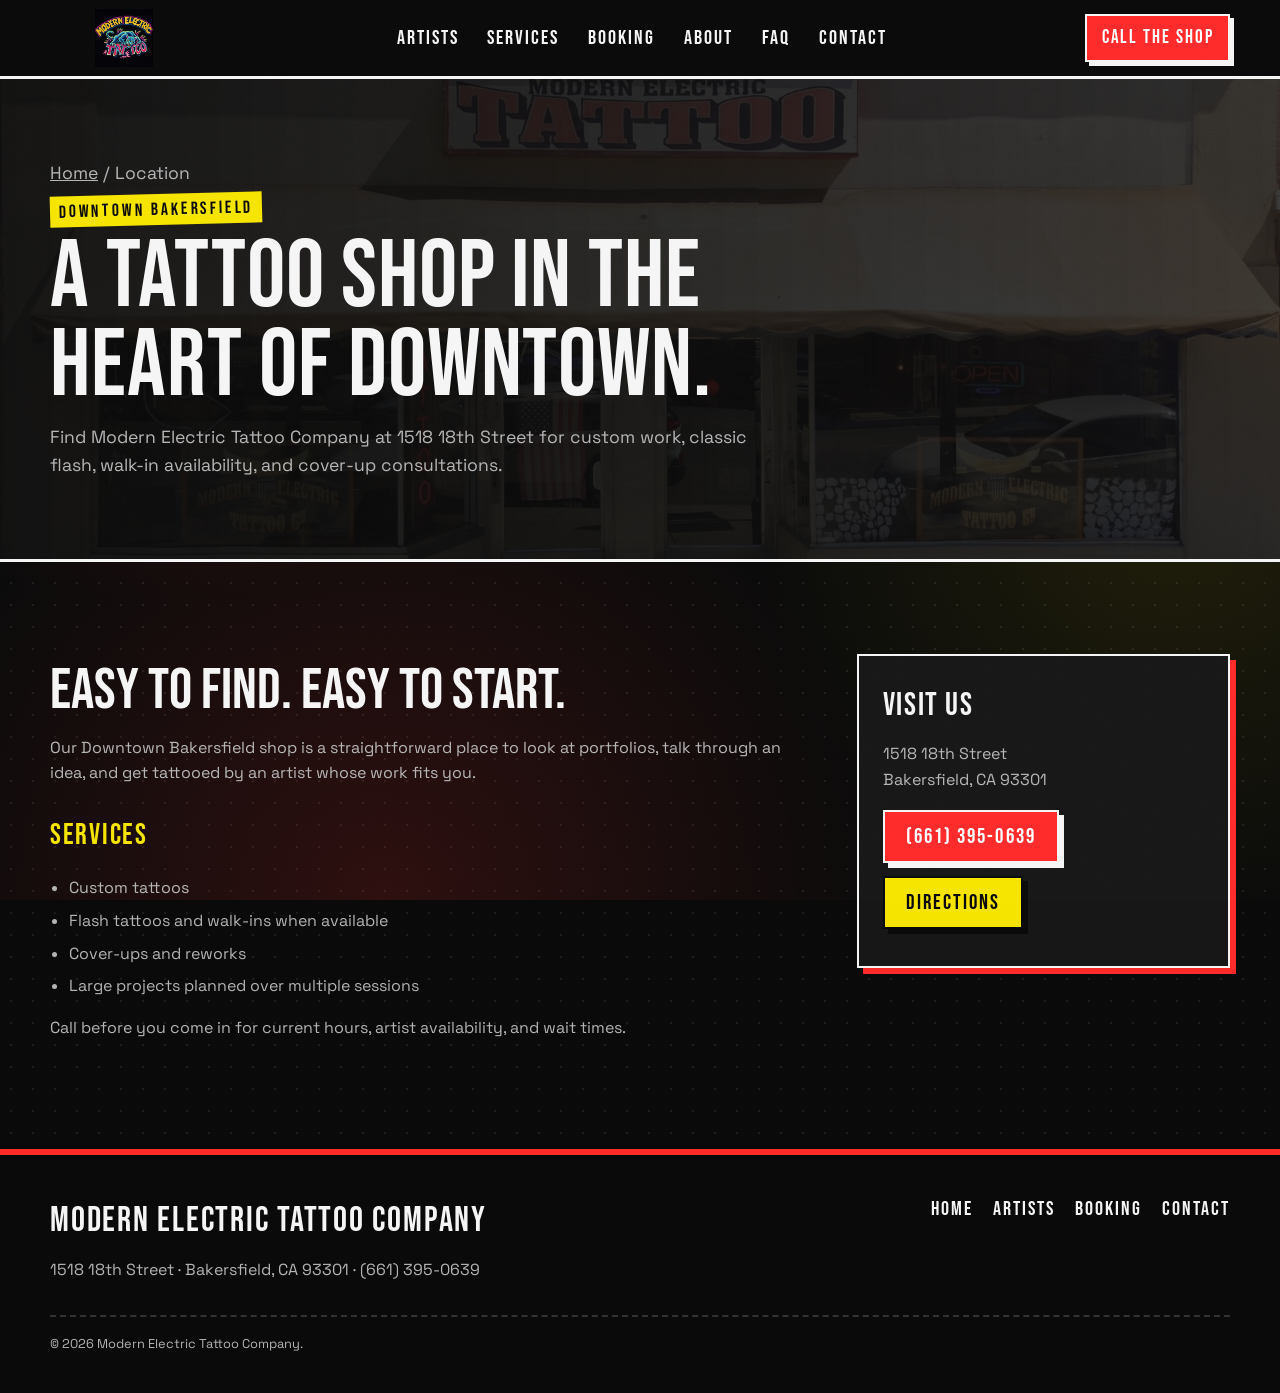
<file: downtown-bakersfield-tattoo.html>
<!doctype html>
<html lang="en">
<head>
    <meta charset="utf-8">
    <meta name="viewport" content="width=device-width, initial-scale=1">
    <title>Downtown Bakersfield Tattoo Shop | Modern Electric</title>
    <meta name="description" content="Modern Electric Tattoo Company is a Downtown Bakersfield tattoo shop at 1518 18th Street offering custom tattoos, flash, walk-ins, and cover-ups.">
    <meta name="robots" content="index, follow, max-image-preview:large">
    <link rel="canonical" href="https://www.modernelectrictattoo.com/downtown-bakersfield-tattoo.html">
    <meta property="og:title" content="Downtown Bakersfield Tattoo Shop | Modern Electric">
    <meta property="og:description" content="Custom tattoos, flash, walk-ins, and cover-ups in Downtown Bakersfield.">
    <meta property="og:type" content="website">
    <meta property="og:url" content="https://www.modernelectrictattoo.com/downtown-bakersfield-tattoo.html">
    <meta property="og:image" content="https://www.modernelectrictattoo.com/modernelectrictattoologo.jpg">
    <link rel="stylesheet" href="style.css">
</head>
<body>
<a class="skip-link" href="#main">Skip to content</a>
<header class="site-header"><div class="nav-shell"><a class="brand" href="/" aria-label="Modern Electric Tattoo Company home"><img class="brand-logo" src="modernelectrictattoologo.jpg" alt="Modern Electric Tattoo Company logo" width="148" height="58"></a><nav class="site-nav" aria-label="Main navigation"><a href="/#artists">Artists</a><a href="/#services">Services</a><a href="/#booking">Booking</a><a href="/#about">About</a><a href="/#faq">FAQ</a><a href="/#contact">Contact</a></nav><a class="header-call" href="tel:6613950639">Call the Shop</a></div></header>
<main id="main"><section class="subpage-hero"><div class="container"><p class="breadcrumb"><a href="/">Home</a> / Location</p><p class="eyebrow">Downtown Bakersfield</p><h1>A tattoo shop in the heart of Downtown.</h1><p>Find Modern Electric Tattoo Company at 1518 18th Street for custom work, classic flash, walk-in availability, and cover-up consultations.</p></div></section><section class="section"><div class="container subpage-layout"><article class="content"><h2>Easy to find. Easy to start.</h2><p>Our Downtown Bakersfield shop is a straightforward place to look at portfolios, talk through an idea, and get tattooed by an artist whose work fits you.</p><h3>Services</h3><ul><li>Custom tattoos</li><li>Flash tattoos and walk-ins when available</li><li>Cover-ups and reworks</li><li>Large projects planned over multiple sessions</li></ul><p>Call before you come in for current hours, artist availability, and wait times.</p></article><aside class="side-card"><h2>Visit us</h2><p>1518 18th Street<br>Bakersfield, CA 93301</p><a class="button" href="tel:6613950639">(661) 395-0639</a><a class="button outline" href="https://www.google.com/maps/dir/?api=1&destination=1518+18th+Street,+Bakersfield,+CA+93301" target="_blank" rel="noopener">Directions</a></aside></div></section></main>
<footer class="site-footer"><div class="container footer-grid"><div><h2>Modern Electric Tattoo Company</h2><p>1518 18th Street · Bakersfield, CA 93301 · (661) 395-0639</p></div><nav class="footer-links" aria-label="Footer navigation"><a href="/">Home</a><a href="/#artists">Artists</a><a href="/#booking">Booking</a><a href="/#contact">Contact</a></nav></div><div class="container footer-bottom">© 2026 Modern Electric Tattoo Company.</div></footer>
</body>
</html>
</file>
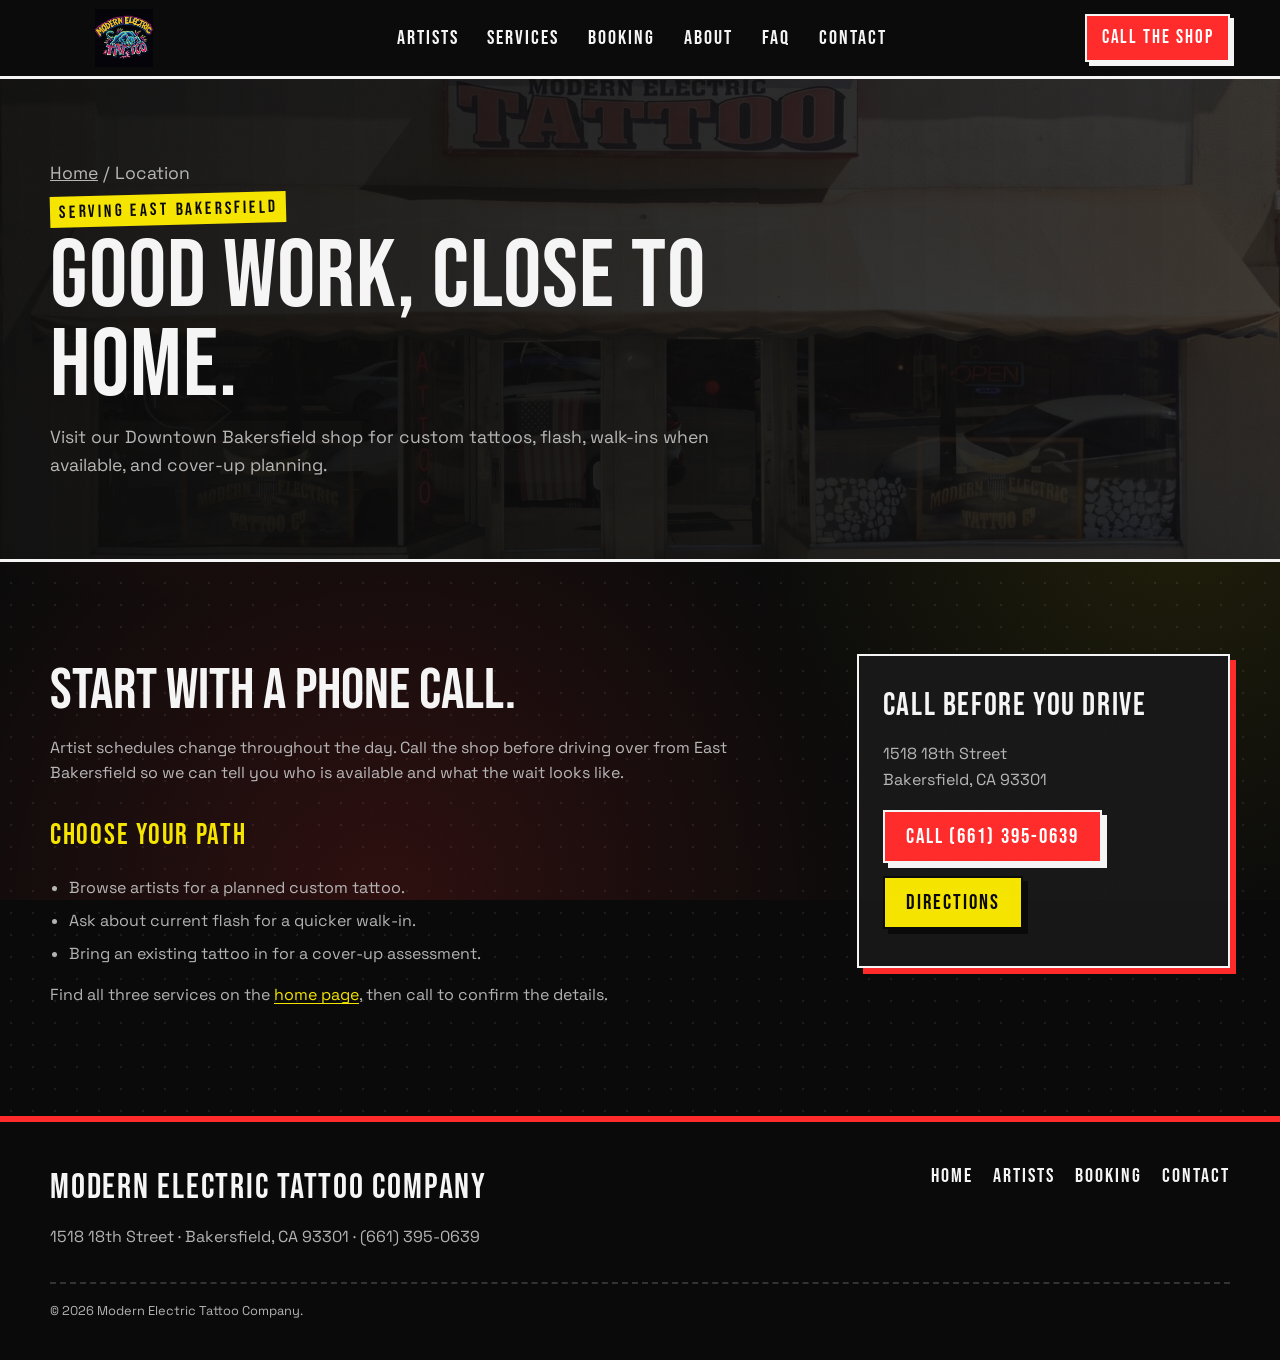
<file: east-bakersfield-tattoo.html>
<!doctype html>
<html lang="en">
<head>
    <meta charset="utf-8">
    <meta name="viewport" content="width=device-width, initial-scale=1">
    <title>East Bakersfield Tattoo Shop | Modern Electric</title>
    <meta name="description" content="Looking for a tattoo shop near East Bakersfield? Modern Electric Tattoo Company is at 1518 18th Street in Downtown Bakersfield, offering custom work, flash, and cover-ups.">
    <meta name="robots" content="index, follow, max-image-preview:large">
    <link rel="canonical" href="https://www.modernelectrictattoo.com/east-bakersfield-tattoo.html">
    <meta property="og:title" content="East Bakersfield Tattoo Shop | Modern Electric">
    <meta property="og:description" content="A central Bakersfield tattoo shop for custom work, flash, walk-ins, and cover-ups.">
    <meta property="og:type" content="website">
    <meta property="og:url" content="https://www.modernelectrictattoo.com/east-bakersfield-tattoo.html">
    <meta property="og:image" content="https://www.modernelectrictattoo.com/modernelectrictattoologo.jpg">
    <link rel="stylesheet" href="style.css">
</head>
<body>
<a class="skip-link" href="#main">Skip to content</a>
<header class="site-header"><div class="nav-shell"><a class="brand" href="/" aria-label="Modern Electric Tattoo Company home"><img class="brand-logo" src="modernelectrictattoologo.jpg" alt="Modern Electric Tattoo Company logo" width="148" height="58"></a><nav class="site-nav" aria-label="Main navigation"><a href="/#artists">Artists</a><a href="/#services">Services</a><a href="/#booking">Booking</a><a href="/#about">About</a><a href="/#faq">FAQ</a><a href="/#contact">Contact</a></nav><a class="header-call" href="tel:6613950639">Call the Shop</a></div></header>
<main id="main"><section class="subpage-hero"><div class="container"><p class="breadcrumb"><a href="/">Home</a> / Location</p><p class="eyebrow">Serving East Bakersfield</p><h1>Good work, close to home.</h1><p>Visit our Downtown Bakersfield shop for custom tattoos, flash, walk-ins when available, and cover-up planning.</p></div></section><section class="section"><div class="container subpage-layout"><article class="content"><h2>Start with a phone call.</h2><p>Artist schedules change throughout the day. Call the shop before driving over from East Bakersfield so we can tell you who is available and what the wait looks like.</p><h3>Choose your path</h3><ul><li>Browse artists for a planned custom tattoo.</li><li>Ask about current flash for a quicker walk-in.</li><li>Bring an existing tattoo in for a cover-up assessment.</li></ul><p>Find all three services on the <a href="/">home page</a>, then call to confirm the details.</p></article><aside class="side-card"><h2>Call before you drive</h2><p>1518 18th Street<br>Bakersfield, CA 93301</p><a class="button" href="tel:6613950639">Call (661) 395-0639</a><a class="button outline" href="https://www.google.com/maps/dir/?api=1&destination=1518+18th+Street,+Bakersfield,+CA+93301" target="_blank" rel="noopener">Directions</a></aside></div></section></main>
<footer class="site-footer"><div class="container footer-grid"><div><h2>Modern Electric Tattoo Company</h2><p>1518 18th Street · Bakersfield, CA 93301 · (661) 395-0639</p></div><nav class="footer-links" aria-label="Footer navigation"><a href="/">Home</a><a href="/#artists">Artists</a><a href="/#booking">Booking</a><a href="/#contact">Contact</a></nav></div><div class="container footer-bottom">© 2026 Modern Electric Tattoo Company.</div></footer>
</body>
</html>
</file>
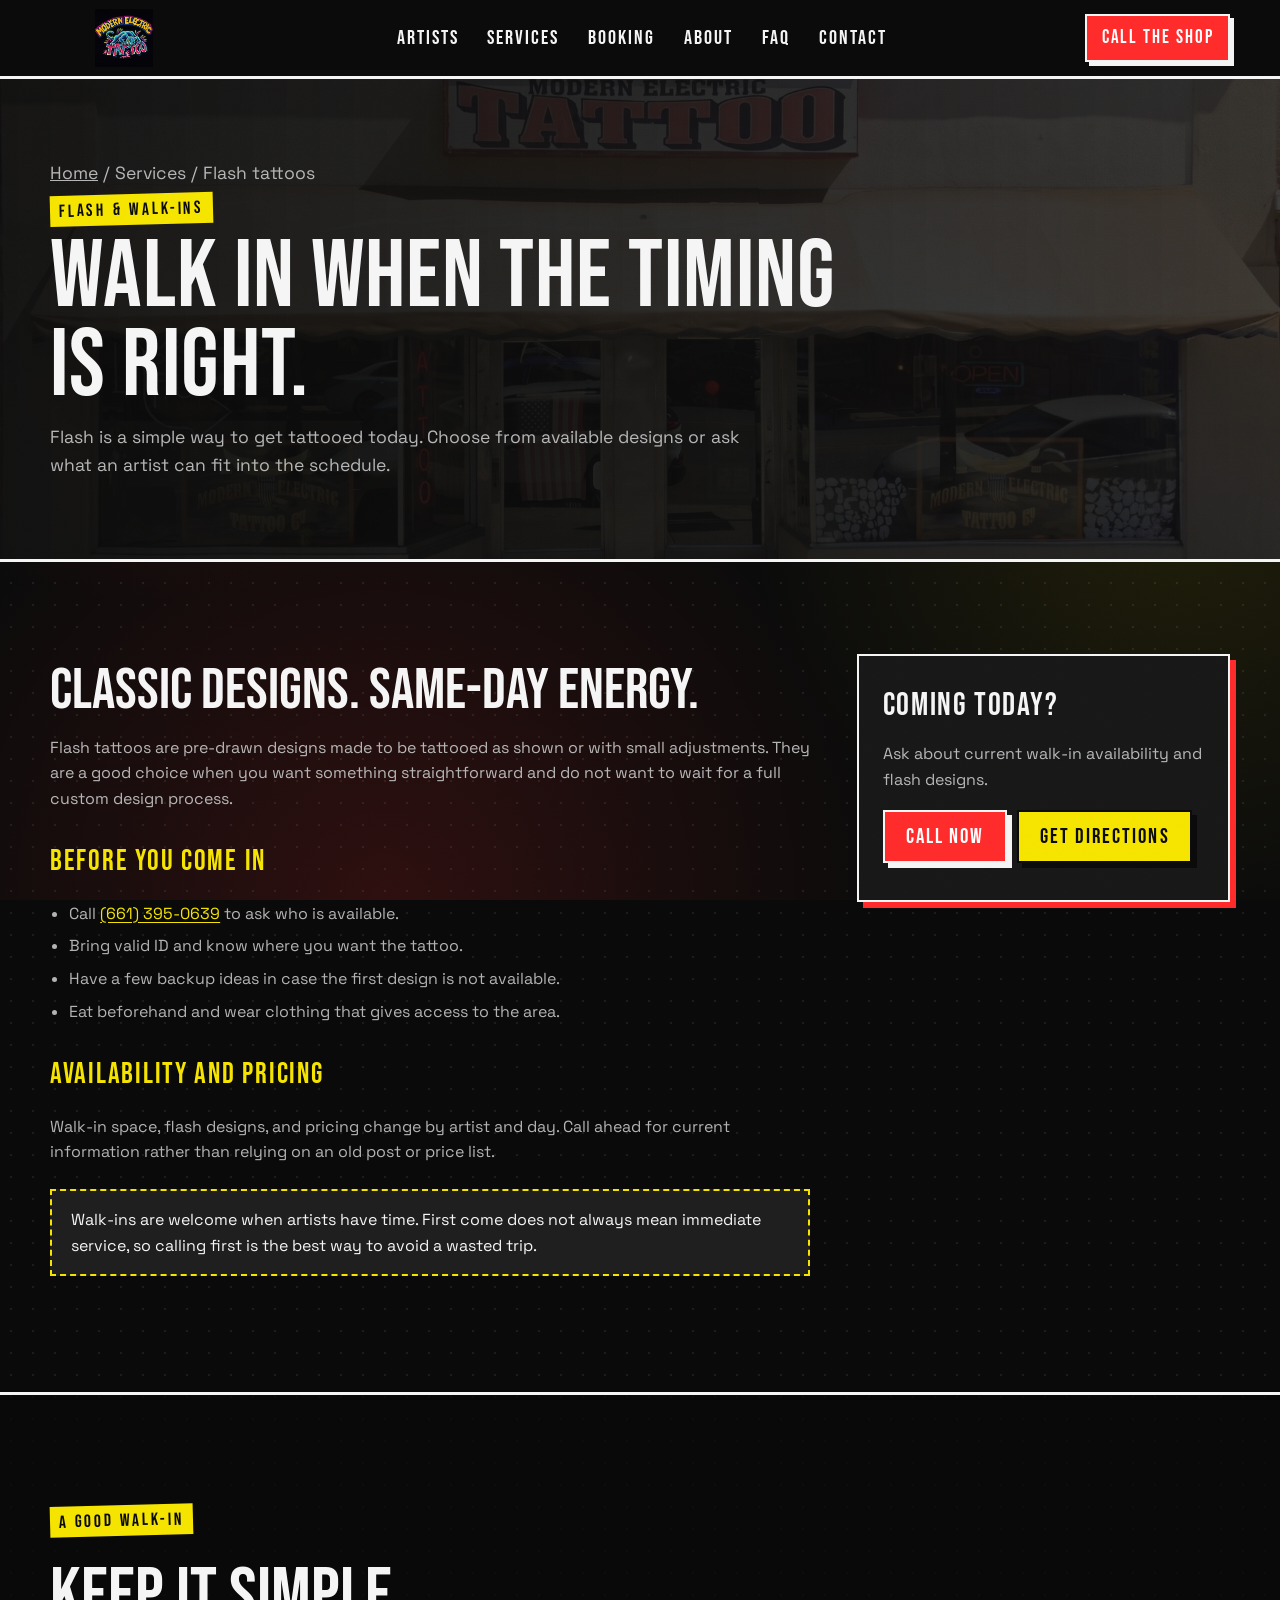
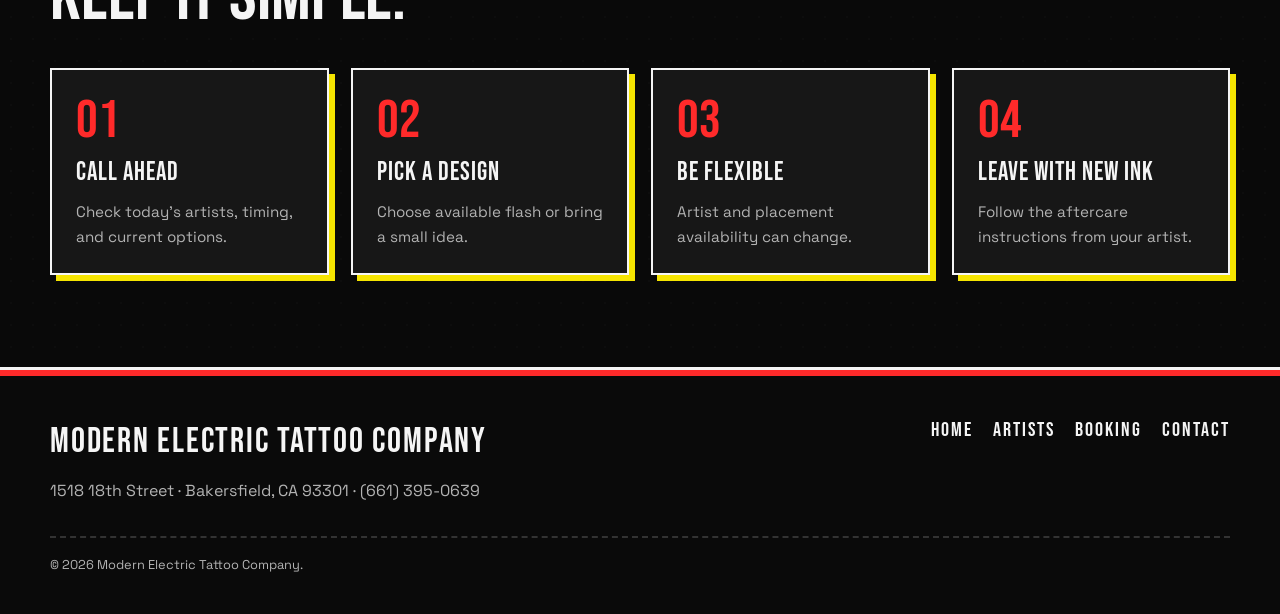
<file: flash-tattoos.html>
<!doctype html>
<html lang="en">
<head>
    <meta charset="utf-8">
    <meta name="viewport" content="width=device-width, initial-scale=1">
    <title>Flash Tattoos & Walk-Ins in Bakersfield | Modern Electric</title>
    <meta name="description" content="Looking for a walk-in tattoo in Bakersfield? Modern Electric Tattoo Company offers flash and same-day tattoo availability when artists have time. Call ahead.">
    <meta name="robots" content="index, follow, max-image-preview:large">
    <link rel="canonical" href="https://www.modernelectrictattoo.com/flash-tattoos.html">
    <meta property="og:title" content="Flash Tattoos & Walk-Ins in Bakersfield | Modern Electric">
    <meta property="og:description" content="Classic flash and walk-in tattoo availability in Downtown Bakersfield. Call ahead for today’s schedule.">
    <meta property="og:type" content="website">
    <meta property="og:url" content="https://www.modernelectrictattoo.com/flash-tattoos.html">
    <meta property="og:image" content="https://www.modernelectrictattoo.com/modernelectrictattoologo.jpg">
    <link rel="stylesheet" href="style.css">
</head>
<body>
<a class="skip-link" href="#main">Skip to content</a>
<header class="site-header"><div class="nav-shell"><a class="brand" href="/" aria-label="Modern Electric Tattoo Company home"><img class="brand-logo" src="modernelectrictattoologo.jpg" alt="Modern Electric Tattoo Company logo" width="148" height="58"></a><nav class="site-nav" aria-label="Main navigation"><a href="/#artists">Artists</a><a href="/#services">Services</a><a href="/#booking">Booking</a><a href="/#about">About</a><a href="/#faq">FAQ</a><a href="/#contact">Contact</a></nav><a class="header-call" href="tel:6613950639">Call the Shop</a></div></header>
<main id="main">
    <section class="subpage-hero"><div class="container"><p class="breadcrumb"><a href="/">Home</a> / Services / Flash tattoos</p><p class="eyebrow">Flash & walk-ins</p><h1>Walk in when the timing is right.</h1><p>Flash is a simple way to get tattooed today. Choose from available designs or ask what an artist can fit into the schedule.</p></div></section>
    <section class="section"><div class="container subpage-layout"><article class="content"><h2>Classic designs. Same-day energy.</h2><p>Flash tattoos are pre-drawn designs made to be tattooed as shown or with small adjustments. They are a good choice when you want something straightforward and do not want to wait for a full custom design process.</p><h3>Before you come in</h3><ul><li>Call <a href="tel:6613950639">(661) 395-0639</a> to ask who is available.</li><li>Bring valid ID and know where you want the tattoo.</li><li>Have a few backup ideas in case the first design is not available.</li><li>Eat beforehand and wear clothing that gives access to the area.</li></ul><h3>Availability and pricing</h3><p>Walk-in space, flash designs, and pricing change by artist and day. Call ahead for current information rather than relying on an old post or price list.</p><div class="notice">Walk-ins are welcome when artists have time. First come does not always mean immediate service, so calling first is the best way to avoid a wasted trip.</div></article><aside class="side-card"><h2>Coming today?</h2><p>Ask about current walk-in availability and flash designs.</p><a class="button" href="tel:6613950639">Call now</a><a class="button outline" href="/#contact">Get directions</a></aside></div></section>
    <section class="section alt"><div class="container"><div class="section-heading"><p class="section-kicker">A good walk-in</p><h2>Keep it simple.</h2></div><div class="steps"><article class="step"><span class="step-number">01</span><h3>Call ahead</h3><p>Check today’s artists, timing, and current options.</p></article><article class="step"><span class="step-number">02</span><h3>Pick a design</h3><p>Choose available flash or bring a small idea.</p></article><article class="step"><span class="step-number">03</span><h3>Be flexible</h3><p>Artist and placement availability can change.</p></article><article class="step"><span class="step-number">04</span><h3>Leave with new ink</h3><p>Follow the aftercare instructions from your artist.</p></article></div></div></section>
</main>
<footer class="site-footer"><div class="container footer-grid"><div><h2>Modern Electric Tattoo Company</h2><p>1518 18th Street · Bakersfield, CA 93301 · (661) 395-0639</p></div><nav class="footer-links" aria-label="Footer navigation"><a href="/">Home</a><a href="/#artists">Artists</a><a href="/#booking">Booking</a><a href="/#contact">Contact</a></nav></div><div class="container footer-bottom">© 2026 Modern Electric Tattoo Company.</div></footer>
</body>
</html>
</file>
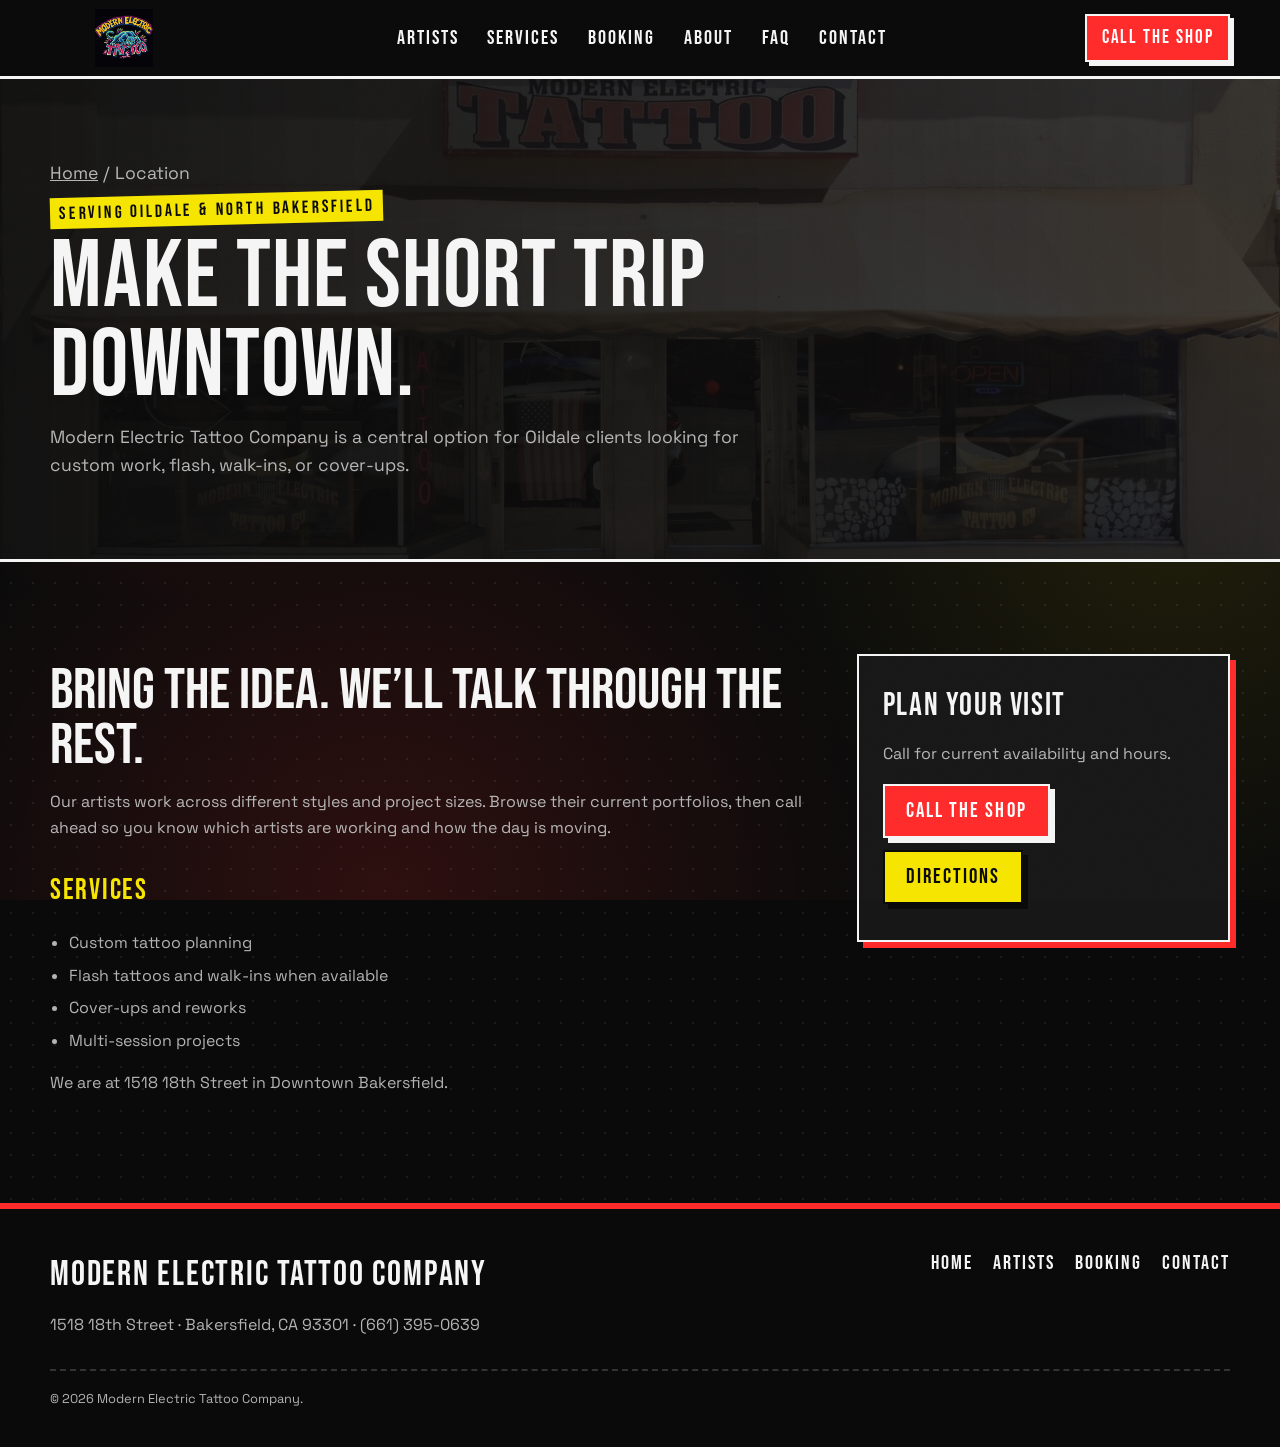
<file: oildale-tattoo.html>
<!doctype html>
<html lang="en">
<head>
    <meta charset="utf-8">
    <meta name="viewport" content="width=device-width, initial-scale=1">
    <title>Oildale Tattoo Shop | Modern Electric Tattoo</title>
    <meta name="description" content="Modern Electric Tattoo Company serves Oildale and North Bakersfield from 1518 18th Street with custom tattoos, flash, walk-ins, and cover-ups.">
    <meta name="robots" content="index, follow, max-image-preview:large">
    <link rel="canonical" href="https://www.modernelectrictattoo.com/oildale-tattoo.html">
    <meta property="og:title" content="Oildale Tattoo Shop | Modern Electric Tattoo">
    <meta property="og:description" content="Custom tattoos, flash, walk-ins, and cover-ups for Oildale and North Bakersfield clients.">
    <meta property="og:type" content="website">
    <meta property="og:url" content="https://www.modernelectrictattoo.com/oildale-tattoo.html">
    <meta property="og:image" content="https://www.modernelectrictattoo.com/modernelectrictattoologo.jpg">
    <link rel="stylesheet" href="style.css">
</head>
<body>
<a class="skip-link" href="#main">Skip to content</a>
<header class="site-header"><div class="nav-shell"><a class="brand" href="/" aria-label="Modern Electric Tattoo Company home"><img class="brand-logo" src="modernelectrictattoologo.jpg" alt="Modern Electric Tattoo Company logo" width="148" height="58"></a><nav class="site-nav" aria-label="Main navigation"><a href="/#artists">Artists</a><a href="/#services">Services</a><a href="/#booking">Booking</a><a href="/#about">About</a><a href="/#faq">FAQ</a><a href="/#contact">Contact</a></nav><a class="header-call" href="tel:6613950639">Call the Shop</a></div></header>
<main id="main"><section class="subpage-hero"><div class="container"><p class="breadcrumb"><a href="/">Home</a> / Location</p><p class="eyebrow">Serving Oildale & North Bakersfield</p><h1>Make the short trip downtown.</h1><p>Modern Electric Tattoo Company is a central option for Oildale clients looking for custom work, flash, walk-ins, or cover-ups.</p></div></section><section class="section"><div class="container subpage-layout"><article class="content"><h2>Bring the idea. We’ll talk through the rest.</h2><p>Our artists work across different styles and project sizes. Browse their current portfolios, then call ahead so you know which artists are working and how the day is moving.</p><h3>Services</h3><ul><li>Custom tattoo planning</li><li>Flash tattoos and walk-ins when available</li><li>Cover-ups and reworks</li><li>Multi-session projects</li></ul><p>We are at 1518 18th Street in Downtown Bakersfield.</p></article><aside class="side-card"><h2>Plan your visit</h2><p>Call for current availability and hours.</p><a class="button" href="tel:6613950639">Call the shop</a><a class="button outline" href="https://www.google.com/maps/dir/?api=1&destination=1518+18th+Street,+Bakersfield,+CA+93301" target="_blank" rel="noopener">Directions</a></aside></div></section></main>
<footer class="site-footer"><div class="container footer-grid"><div><h2>Modern Electric Tattoo Company</h2><p>1518 18th Street · Bakersfield, CA 93301 · (661) 395-0639</p></div><nav class="footer-links" aria-label="Footer navigation"><a href="/">Home</a><a href="/#artists">Artists</a><a href="/#booking">Booking</a><a href="/#contact">Contact</a></nav></div><div class="container footer-bottom">© 2026 Modern Electric Tattoo Company.</div></footer>
</body>
</html>
</file>
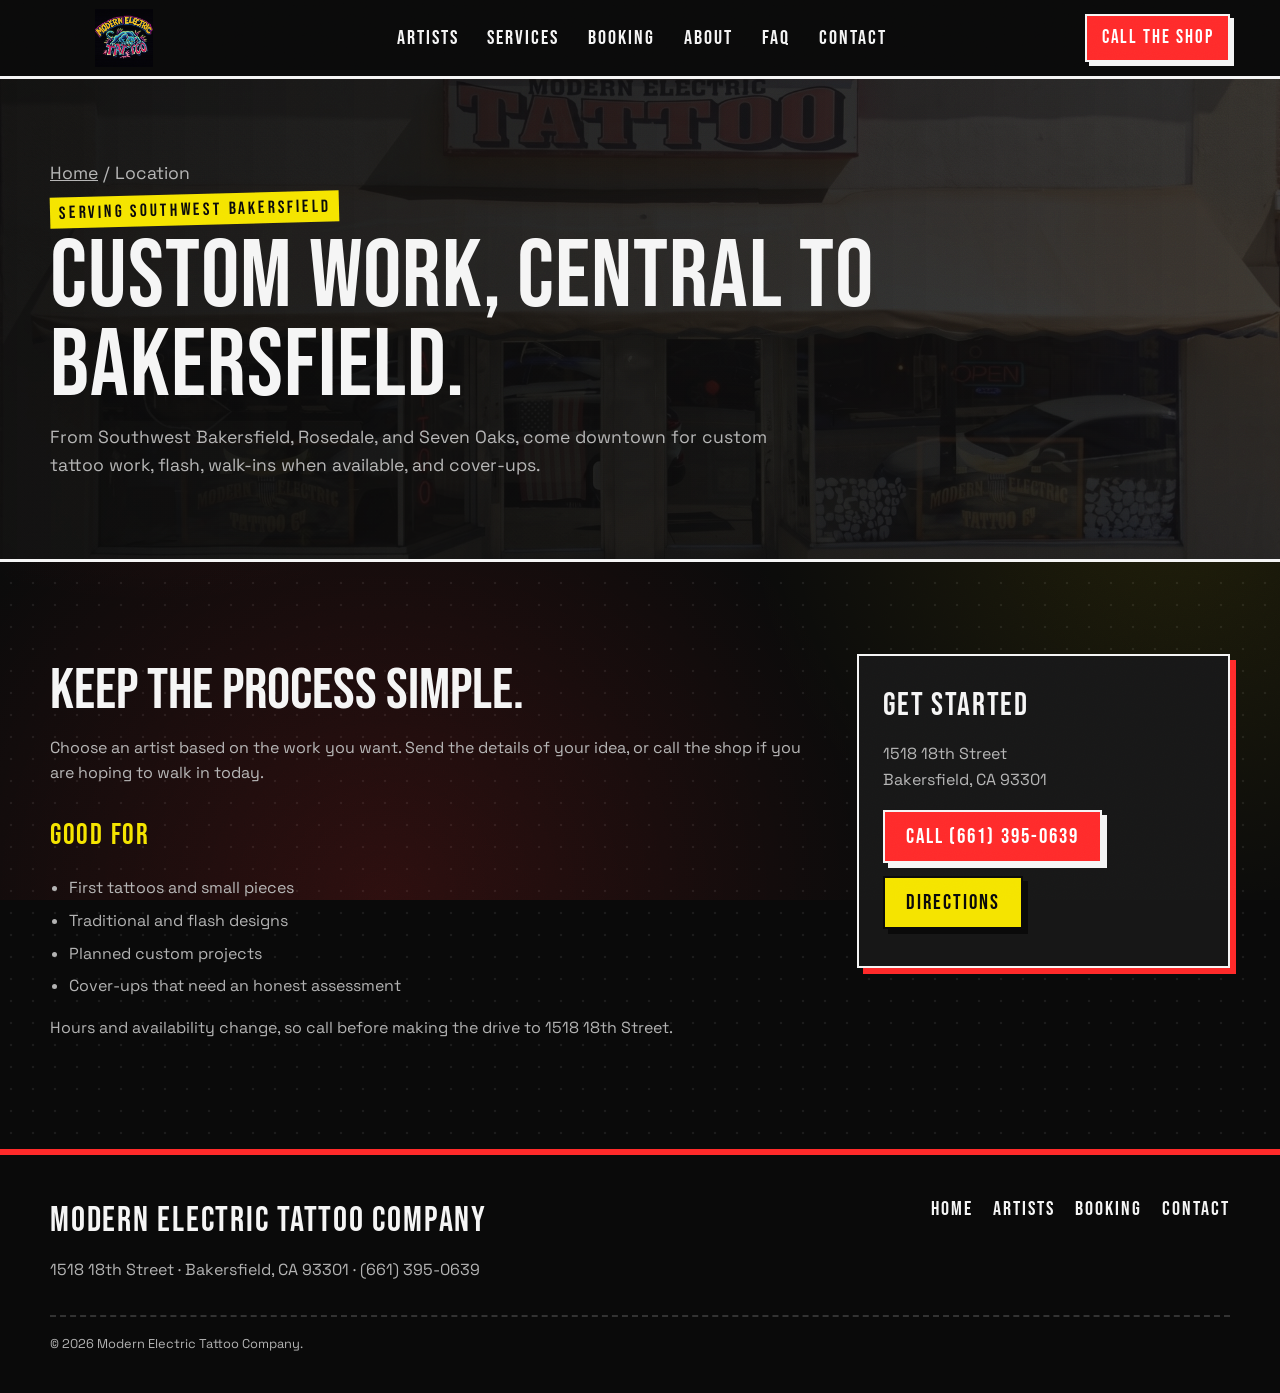
<file: southwest-bakersfield-tattoo.html>
<!doctype html>
<html lang="en">
<head>
    <meta charset="utf-8">
    <meta name="viewport" content="width=device-width, initial-scale=1">
    <title>Southwest Bakersfield Tattoo Shop | Modern Electric</title>
    <meta name="description" content="Modern Electric Tattoo Company serves Southwest Bakersfield, Rosedale, and Seven Oaks from 1518 18th Street with custom tattoos, flash, and cover-ups.">
    <meta name="robots" content="index, follow, max-image-preview:large">
    <link rel="canonical" href="https://www.modernelectrictattoo.com/southwest-bakersfield-tattoo.html">
    <meta property="og:title" content="Southwest Bakersfield Tattoo Shop | Modern Electric">
    <meta property="og:description" content="A central Bakersfield tattoo shop for custom work, flash, walk-ins, and cover-ups.">
    <meta property="og:type" content="website">
    <meta property="og:url" content="https://www.modernelectrictattoo.com/southwest-bakersfield-tattoo.html">
    <meta property="og:image" content="https://www.modernelectrictattoo.com/modernelectrictattoologo.jpg">
    <link rel="stylesheet" href="style.css">
</head>
<body>
<a class="skip-link" href="#main">Skip to content</a>
<header class="site-header"><div class="nav-shell"><a class="brand" href="/" aria-label="Modern Electric Tattoo Company home"><img class="brand-logo" src="modernelectrictattoologo.jpg" alt="Modern Electric Tattoo Company logo" width="148" height="58"></a><nav class="site-nav" aria-label="Main navigation"><a href="/#artists">Artists</a><a href="/#services">Services</a><a href="/#booking">Booking</a><a href="/#about">About</a><a href="/#faq">FAQ</a><a href="/#contact">Contact</a></nav><a class="header-call" href="tel:6613950639">Call the Shop</a></div></header>
<main id="main"><section class="subpage-hero"><div class="container"><p class="breadcrumb"><a href="/">Home</a> / Location</p><p class="eyebrow">Serving Southwest Bakersfield</p><h1>Custom work, central to Bakersfield.</h1><p>From Southwest Bakersfield, Rosedale, and Seven Oaks, come downtown for custom tattoo work, flash, walk-ins when available, and cover-ups.</p></div></section><section class="section"><div class="container subpage-layout"><article class="content"><h2>Keep the process simple.</h2><p>Choose an artist based on the work you want. Send the details of your idea, or call the shop if you are hoping to walk in today.</p><h3>Good for</h3><ul><li>First tattoos and small pieces</li><li>Traditional and flash designs</li><li>Planned custom projects</li><li>Cover-ups that need an honest assessment</li></ul><p>Hours and availability change, so call before making the drive to 1518 18th Street.</p></article><aside class="side-card"><h2>Get started</h2><p>1518 18th Street<br>Bakersfield, CA 93301</p><a class="button" href="tel:6613950639">Call (661) 395-0639</a><a class="button outline" href="https://www.google.com/maps/dir/?api=1&destination=1518+18th+Street,+Bakersfield,+CA+93301" target="_blank" rel="noopener">Directions</a></aside></div></section></main>
<footer class="site-footer"><div class="container footer-grid"><div><h2>Modern Electric Tattoo Company</h2><p>1518 18th Street · Bakersfield, CA 93301 · (661) 395-0639</p></div><nav class="footer-links" aria-label="Footer navigation"><a href="/">Home</a><a href="/#artists">Artists</a><a href="/#booking">Booking</a><a href="/#contact">Contact</a></nav></div><div class="container footer-bottom">© 2026 Modern Electric Tattoo Company.</div></footer>
</body>
</html>
</file>
<file: style.css>
@import url("https://fonts.googleapis.com/css2?family=Bebas+Neue&family=Space+Grotesk:wght@400;500;700&display=swap");

/* Direction: basement-show punk flyer. Black, bone white, blood red and
   xerox yellow; hard edges, offset shadows, grain, ticker, glitch.
   Tone follows thepitts805.com and poisonwellrecords.com. */
:root {
    --ink: #0a0a0a;
    --ink-soft: #111111;
    --surface: #171717;
    --surface-2: #1f1f1f;
    --text: #f5f5f5;
    --muted: #b3b3b3;
    --line: #333333;
    --red: #ff2a2a;
    --yellow: #f5e400;
    --bone: #ece6d6;
    --heading: "Bebas Neue", Impact, "Arial Narrow Bold", sans-serif;
    --body: "Space Grotesk", "Segoe UI", Arial, sans-serif;
    --max: 1180px;
    --ease: cubic-bezier(.16, 1, .3, 1);
}

* { box-sizing: border-box; }
html { scroll-behavior: smooth; }
body {
    margin: 0;
    color: var(--text);
    font-family: var(--body);
    font-size: 16px;
    line-height: 1.6;
    /* halftone dots + red and yellow spotlights, fixed so they stay put while content scrolls */
    background:
        radial-gradient(circle at 12% 8%, rgba(255,42,42,.22), transparent 38%) fixed,
        radial-gradient(circle at 92% 55%, rgba(245,228,0,.09), transparent 34%) fixed,
        radial-gradient(circle at 30% 100%, rgba(255,42,42,.14), transparent 40%) fixed,
        radial-gradient(rgba(255,255,255,.075) 1.3px, transparent 1.6px) 0 0 / 22px 22px,
        var(--ink);
}
/* film grain over everything, never intercepts clicks */
body::after {
    content: "";
    position: fixed;
    inset: 0;
    z-index: 999;
    pointer-events: none;
    opacity: .16;
    mix-blend-mode: overlay;
    background-image: url("data:image/svg+xml,%3Csvg xmlns='http://www.w3.org/2000/svg' width='160' height='160'%3E%3Cfilter id='n'%3E%3CfeTurbulence type='fractalNoise' baseFrequency='.9' numOctaves='2' stitchTiles='stitch'/%3E%3C/filter%3E%3Crect width='100%25' height='100%25' filter='url(%23n)'/%3E%3C/svg%3E");
    animation: grain 1s steps(6) infinite;
}
@keyframes grain {
    0% { transform: translate(0, 0); }
    20% { transform: translate(-3%, 2%); }
    40% { transform: translate(2%, -3%); }
    60% { transform: translate(-2%, -1%); }
    80% { transform: translate(3%, 3%); }
    100% { transform: translate(0, 0); }
}
img { max-width: 100%; height: auto; }
a { color: inherit; text-decoration: none; }
a:hover { color: var(--yellow); }
a:focus-visible,
.button:focus-visible { outline: 3px solid var(--yellow); outline-offset: 3px; }
button, a { -webkit-tap-highlight-color: transparent; }
::selection { background: var(--red); color: #fff; }

.container {
    width: min(var(--max), calc(100% - 40px));
    margin-inline: auto;
}

.skip-link {
    position: absolute;
    left: 1rem;
    top: -4rem;
    background: var(--yellow);
    color: var(--ink);
    padding: .65rem 1rem;
    z-index: 1000;
}
.skip-link:focus { top: 1rem; }

/* Ticker (home page) */
.ticker {
    overflow: hidden;
    background: var(--red);
    color: #fff;
    font-family: var(--heading);
    font-size: 1.05rem;
    letter-spacing: .12em;
    text-transform: uppercase;
    white-space: nowrap;
    border-bottom: 2px solid var(--ink);
}
.ticker-track {
    display: inline-flex;
    padding: .35rem 0;
    animation: ticker 28s linear infinite;
}
.ticker-track span { padding-right: .6rem; }
@keyframes ticker { to { transform: translateX(-50%); } }

/* Header */
.site-header {
    position: sticky;
    top: 0;
    z-index: 100;
    background: var(--ink);
    color: var(--text);
    border-bottom: 3px solid var(--text);
}
.nav-shell {
    width: min(var(--max), calc(100% - 40px));
    min-height: 76px;
    margin-inline: auto;
    display: flex;
    align-items: center;
    gap: 28px;
    flex-wrap: wrap;
}
.brand { display: inline-flex; align-items: center; flex: 0 0 auto; }
.brand-logo { display: block; width: 148px; height: 58px; object-fit: contain; }
.site-nav {
    display: flex;
    align-items: center;
    justify-content: center;
    gap: 24px;
    flex: 1;
}
.site-nav a {
    position: relative;
    color: var(--text);
    font-family: var(--heading);
    font-size: 1.25rem;
    letter-spacing: .1em;
    text-transform: uppercase;
    white-space: nowrap;
    padding: .1rem .15rem;
    transition: background .15s, color .15s, transform .15s;
}
.site-nav a:hover,
.site-nav a:focus-visible {
    background: var(--yellow);
    color: var(--ink);
    transform: rotate(-3deg);
}
.header-call {
    background: var(--red);
    color: #fff;
    padding: .4rem .9rem;
    font-family: var(--heading);
    font-size: 1.2rem;
    letter-spacing: .1em;
    text-transform: uppercase;
    white-space: nowrap;
    border: 2px solid var(--text);
    box-shadow: 4px 4px 0 var(--text);
    transition: transform .15s, box-shadow .15s;
}
.header-call:hover { color: #fff; transform: translate(2px, 2px); box-shadow: 2px 2px 0 var(--text); }

/* Hero */
.hero {
    position: relative;
    overflow: hidden;
    isolation: isolate;
    /* storefront photo, pushed to a high-contrast black and white xerox look */
    background:
        linear-gradient(90deg, rgba(10,10,10,.94) 0%, rgba(10,10,10,.78) 45%, rgba(10,10,10,.45) 100%),
        url("images/storefront.jpg") center 40% / cover no-repeat,
        var(--ink);
    color: var(--text);
    padding: clamp(56px, 8vw, 104px) 0;
    border-bottom: 3px solid var(--text);
}
.hero::before {
    content: "LOUD";
    position: absolute;
    z-index: -1;
    right: -2%;
    bottom: -14%;
    font-family: var(--heading);
    font-size: clamp(12rem, 32vw, 30rem);
    line-height: .8;
    color: transparent;
    -webkit-text-stroke: 2px rgba(255,255,255,.07);
    pointer-events: none;
}
.hero-grid {
    display: grid;
    grid-template-columns: minmax(0, 1.15fr) minmax(260px, .85fr);
    align-items: center;
    gap: clamp(36px, 8vw, 110px);
}
.eyebrow,
.section-kicker {
    display: inline-block;
    padding: .1rem .55rem;
    background: var(--yellow);
    color: var(--ink);
    font-family: var(--heading);
    font-size: 1.1rem;
    letter-spacing: .16em;
    text-transform: uppercase;
    transform: rotate(-1.5deg);
}
.hero h1,
.subpage-hero h1 {
    position: relative;
    margin: .6rem 0 1rem;
    color: var(--text);
    font-family: var(--heading);
    font-size: clamp(3.4rem, 9vw, 7.5rem);
    font-weight: 400;
    line-height: .92;
    letter-spacing: .01em;
    text-transform: uppercase;
}
/* glitch: two clipped colour-split copies jitter over the headline */
.glitch::before,
.glitch::after {
    content: attr(data-text);
    position: absolute;
    inset: 0;
    pointer-events: none;
    overflow: hidden;
}
.glitch::before {
    color: var(--red);
    transform: translate(3px, 0);
    clip-path: inset(0 0 62% 0);
    animation: glitch-a 3.2s steps(1) infinite;
}
.glitch::after {
    color: var(--yellow);
    transform: translate(-3px, 0);
    clip-path: inset(58% 0 0 0);
    animation: glitch-b 2.7s steps(1) infinite;
}
@keyframes glitch-a {
    0%, 86%, 100% { clip-path: inset(0 0 100% 0); }
    88% { clip-path: inset(10% 0 55% 0); transform: translate(5px, -1px); }
    92% { clip-path: inset(40% 0 30% 0); transform: translate(-4px, 1px); }
    96% { clip-path: inset(0 0 70% 0); transform: translate(3px, 0); }
}
@keyframes glitch-b {
    0%, 80%, 100% { clip-path: inset(100% 0 0 0); }
    82% { clip-path: inset(60% 0 10% 0); transform: translate(-5px, 1px); }
    90% { clip-path: inset(25% 0 50% 0); transform: translate(4px, -1px); }
    95% { clip-path: inset(70% 0 0 0); transform: translate(-3px, 0); }
}
.hero-copy > p:not(.eyebrow) {
    max-width: 610px;
    color: var(--muted);
    font-size: 1.15rem;
}
.hero-art { text-align: center; }
.hero-logo {
    width: min(340px, 82%);
    border: 3px solid var(--text);
    box-shadow: 10px 10px 0 var(--red);
    transform: rotate(3deg);
    transition: transform .4s var(--ease), box-shadow .4s var(--ease);
}
.hero-logo:hover { transform: rotate(-1deg) scale(1.03); box-shadow: 14px 14px 0 var(--yellow); }
.hero-actions,
.page-actions {
    display: flex;
    flex-wrap: wrap;
    gap: 14px;
    margin-top: 1.6rem;
}
.button {
    display: inline-flex;
    align-items: center;
    justify-content: center;
    min-height: 48px;
    padding: .5rem 1.3rem;
    border: 2px solid var(--text);
    background: var(--red);
    color: #fff;
    font-family: var(--heading);
    font-size: 1.3rem;
    letter-spacing: .1em;
    text-transform: uppercase;
    box-shadow: 5px 5px 0 var(--text);
    transition: transform .15s, box-shadow .15s, background .15s, color .15s;
}
.button:hover,
.button:focus-visible {
    transform: translate(3px, 3px);
    box-shadow: 2px 2px 0 var(--text);
    background: var(--red);
    color: #fff;
}
.button:active { transform: translate(5px, 5px); box-shadow: 0 0 0 var(--text); }
.button.light {
    background: var(--text);
    color: var(--ink);
    box-shadow: 5px 5px 0 var(--red);
}
.button.light:hover,
.button.light:focus-visible { background: var(--text); color: var(--ink); box-shadow: 2px 2px 0 var(--red); }
.button.outline {
    background: var(--yellow);
    border-color: var(--ink);
    color: var(--ink);
    box-shadow: 5px 5px 0 var(--ink);
}
.button.outline:hover,
.button.outline:focus-visible { background: var(--yellow); color: var(--ink); box-shadow: 2px 2px 0 var(--ink); }
.hero-note { margin: 1.3rem 0 0; color: var(--muted); font-size: .9rem; }

/* Quick facts */
.quick-facts { background: var(--yellow); color: var(--ink); border-bottom: 3px solid var(--text); }
.facts-grid { display: grid; grid-template-columns: repeat(3, 1fr); }
.fact { min-height: 104px; padding: 1.25rem 1.5rem; border-right: 3px solid var(--ink); }
.fact:last-child { border-right: 0; }
.fact strong {
    display: block;
    margin-bottom: .1rem;
    font-family: var(--heading);
    font-size: 1.5rem;
    font-weight: 400;
    letter-spacing: .1em;
    text-transform: uppercase;
}
.fact span { color: var(--ink); font-weight: 500; }

/* Sections */
.section { padding: clamp(56px, 8vw, 92px) 0; }
.section.alt { background: rgba(10,10,10,.78); border-block: 3px solid var(--text); }
.section-heading { max-width: 720px; margin-bottom: 2.2rem; }
.section-heading h2,
.content h2,
.contact-panel h2 {
    margin: .6rem 0 .8rem;
    color: var(--text);
    font-family: var(--heading);
    font-size: clamp(2.6rem, 6vw, 4.6rem);
    font-weight: 400;
    line-height: .95;
    text-transform: uppercase;
}
.section-heading p,
.content p,
.contact-panel p { color: var(--muted); }
.section-heading p.section-kicker,
.content p.section-kicker,
.contact-panel p.section-kicker { color: var(--ink); }

.card-grid,
.service-grid,
.artist-grid,
.faq-grid,
.location-grid { display: grid; gap: 22px; }
.service-grid { grid-template-columns: repeat(3, 1fr); }
.location-grid { grid-template-columns: repeat(4, 1fr); }
.card,
.artist-card,
.faq-item,
.contact-panel,
.side-card,
.step {
    background: var(--surface);
    border: 2px solid var(--text);
    box-shadow: 6px 6px 0 var(--red);
}
.card {
    display: block;
    padding: 1.5rem;
    transition: transform .2s var(--ease), box-shadow .2s var(--ease);
}
.service-grid .card:nth-child(odd) { transform: rotate(-.8deg); }
.service-grid .card:nth-child(even) { transform: rotate(.8deg); }
.card:hover {
    transform: translate(-3px, -3px) rotate(0);
    box-shadow: 10px 10px 0 var(--yellow);
    color: var(--text);
}
.card h3 {
    margin: 0 0 .4rem;
    color: var(--text);
    font-family: var(--heading);
    font-size: 2rem;
    font-weight: 400;
    letter-spacing: .04em;
    text-transform: uppercase;
}
.card p { margin: 0; color: var(--muted); }
.card .text-link,
.text-link {
    display: inline-block;
    margin-top: 1rem;
    color: var(--yellow);
    font-family: var(--heading);
    font-size: 1.2rem;
    letter-spacing: .1em;
    text-transform: uppercase;
}
.card .text-link:hover,
.text-link:hover { color: var(--red); }

/* Artists */
.artist-grid { grid-template-columns: repeat(2, minmax(0, 360px)); }
.artist-card { overflow: hidden; transition: transform .2s var(--ease), box-shadow .2s var(--ease); }
.artist-card:nth-child(odd) { transform: rotate(-1deg); }
.artist-card:nth-child(even) { transform: rotate(1deg); }
.artist-card:hover { transform: translate(-3px, -3px) rotate(0); box-shadow: 10px 10px 0 var(--yellow); }
.artist-photo {
    display: block;
    width: 100%;
    aspect-ratio: 1;
    object-fit: cover;
    background: var(--ink-soft);
    border-bottom: 2px solid var(--text);
    filter: grayscale(1) contrast(1.1);
    transition: filter .3s;
}
.artist-photo-top { object-position: center 20%; }
.artist-card:hover .artist-photo { filter: none; }
.artist-initials {
    display: flex;
    align-items: center;
    justify-content: center;
    color: var(--text);
    font-family: var(--heading);
    font-size: clamp(6rem, 14vw, 9rem);
    line-height: 1;
    letter-spacing: .04em;
    text-shadow: 6px 6px 0 var(--red);
    border-bottom: 2px solid var(--text);
    background:
        repeating-linear-gradient(-45deg, transparent 0 14px, rgba(255,255,255,.04) 14px 28px),
        var(--ink-soft);
}
.artist-content { padding: 1.1rem 1.25rem 1.3rem; }
.artist-content h3 {
    margin: 0;
    font-family: var(--heading);
    font-size: 2rem;
    font-weight: 400;
    letter-spacing: .04em;
    text-transform: uppercase;
}
.handle { margin: 0 0 .55rem; color: var(--red); font-size: .9rem; font-weight: 700; }
.artist-content p:last-of-type { margin: 0; color: var(--muted); font-size: .95rem; }

/* Booking steps */
.steps { display: grid; grid-template-columns: repeat(4, 1fr); gap: 22px; }
.step { padding: 1.5rem; box-shadow: 6px 6px 0 var(--yellow); }
.step-number {
    display: inline-block;
    margin-bottom: .25rem;
    color: var(--red);
    font-family: var(--heading);
    font-size: 3.4rem;
    line-height: 1;
}
.step h3 { margin: 0 0 .4rem; font-family: var(--heading); font-size: 1.6rem; font-weight: 400; letter-spacing: .04em; text-transform: uppercase; }
.step p { margin: 0; color: var(--muted); font-size: .95rem; }

/* FAQ */
.faq-grid { grid-template-columns: repeat(2, 1fr); }
.faq-item { padding: 1.35rem 1.5rem; box-shadow: 5px 5px 0 var(--text); }
.faq-item h3 { margin: 0 0 .35rem; font-family: var(--heading); font-size: 1.5rem; font-weight: 400; letter-spacing: .05em; color: var(--yellow); text-transform: uppercase; }
.faq-item p { margin: 0; color: var(--muted); }

/* Contact */
.contact-grid { display: grid; grid-template-columns: .9fr 1.1fr; gap: 28px; align-items: stretch; }
.contact-panel { padding: 1.75rem; }
.contact-list { margin: 1.2rem 0 0; padding: 0; list-style: none; }
.contact-list li { padding: .7rem 0; border-bottom: 2px dashed var(--line); color: var(--muted); }
.contact-list li:last-child { border-bottom: 0; }
.contact-list strong { display: block; color: var(--yellow); font-family: var(--heading); font-size: 1.25rem; font-weight: 400; letter-spacing: .1em; text-transform: uppercase; }
.contact-list a { color: var(--text); text-decoration: underline; text-decoration-color: var(--red); text-underline-offset: 4px; }
.contact-list a:hover { color: var(--yellow); }
.map-frame { min-height: 340px; width: 100%; border: 3px solid var(--text); filter: grayscale(1) contrast(1.15); transition: filter .3s; }
.map-frame:hover { filter: none; }

/* Subpages */
.subpage-hero {
    position: relative;
    overflow: hidden;
    padding: clamp(45px, 7vw, 80px) 0;
    background:
        linear-gradient(90deg, rgba(10,10,10,.95), rgba(10,10,10,.8)),
        url("images/storefront.jpg") center 40% / cover no-repeat,
        var(--ink);
    color: var(--text);
    border-bottom: 3px solid var(--text);
}
.subpage-hero h1 { max-width: 850px; margin-bottom: .75rem; font-size: clamp(3rem, 8vw, 6rem); }
.subpage-hero p { max-width: 720px; margin: 0; color: var(--muted); font-size: 1.1rem; }
.subpage-hero p.eyebrow { margin-top: .4rem; color: var(--ink); font-size: 1.1rem; }
.subpage-layout { display: grid; grid-template-columns: minmax(0, 1.35fr) minmax(240px, .65fr); gap: 32px; align-items: start; }
.content { max-width: 760px; }
.content h2 { font-size: clamp(2.2rem, 5vw, 3.6rem); }
.content h3 { margin: 1.7rem 0 .45rem; color: var(--yellow); font-family: var(--heading); font-size: 1.8rem; font-weight: 400; letter-spacing: .06em; text-transform: uppercase; }
.content ul { margin: 1rem 0; padding-left: 1.2rem; color: var(--muted); }
.content li { margin: .45rem 0; }
.content a { color: var(--yellow); text-decoration: underline; text-underline-offset: 3px; }
.side-card { position: sticky; top: 100px; padding: 1.5rem; }
.side-card h2 { margin: 0 0 .6rem; font-family: var(--heading); font-size: 2rem; font-weight: 400; letter-spacing: .05em; text-transform: uppercase; }
.side-card p { margin: 0 0 1.1rem; color: var(--muted); }
.side-card .button { margin: 0 .6rem .8rem 0; }
.notice { margin: 1.5rem 0; padding: 1rem 1.2rem; border: 2px dashed var(--yellow); background: var(--surface-2); color: var(--text); }
.breadcrumb { margin-bottom: 1.2rem; color: var(--muted); font-size: .8rem; }
.breadcrumb a { text-decoration: underline; }

/* Footer */
.site-footer { padding: 38px 0; background: var(--ink); color: var(--text); border-top: 6px solid var(--red); }
.footer-grid { display: grid; grid-template-columns: 1fr auto; gap: 24px; align-items: start; }
.footer-grid h2 { margin: 0 0 .5rem; font-family: var(--heading); font-size: 2.2rem; font-weight: 400; letter-spacing: .05em; text-transform: uppercase; }
.footer-grid p { margin: .2rem 0; color: var(--muted); }
.footer-links { display: flex; flex-wrap: wrap; justify-content: flex-end; gap: 12px 20px; max-width: 360px; }
.footer-links a { color: var(--text); font-family: var(--heading); font-size: 1.25rem; letter-spacing: .1em; text-transform: uppercase; }
.footer-bottom { margin-top: 1.8rem; padding-top: 1.1rem; border-top: 2px dashed var(--line); color: var(--muted); font-size: .8rem; }

/* Scroll reveal (class added by reveal.js, so no-JS pages stay visible) */
.reveal { opacity: 0; translate: 0 28px; }
.reveal.is-in {
    opacity: 1;
    translate: 0 0;
    transition: opacity .45s var(--ease) var(--reveal-delay, 0ms), translate .45s var(--ease) var(--reveal-delay, 0ms);
}

@media (max-width: 960px) {
    .nav-shell { gap: 16px; }
    .site-nav { order: 3; flex-basis: 100%; justify-content: flex-start; overflow-x: auto; padding: 0 0 12px 4px; }
    .header-call { margin-left: auto; }
    .hero-grid { grid-template-columns: 1fr; }
    .hero-art { display: none; }
    .location-grid { grid-template-columns: repeat(2, 1fr); }
    .steps { grid-template-columns: repeat(2, 1fr); }
}

@media (max-width: 720px) {
    .container,
    .nav-shell { width: min(var(--max), calc(100% - 28px)); }
    .nav-shell { min-height: 68px; }
    .brand-logo { width: 128px; height: 52px; }
    .site-nav { gap: 16px; }
    .site-nav a { font-size: 1.1rem; }
    .header-call { padding: .3rem .65rem; font-size: 1.05rem; }
    .facts-grid { grid-template-columns: 1fr; }
    .fact { min-height: auto; border-right: 0; border-bottom: 3px solid var(--ink); }
    .fact:last-child { border-bottom: 0; }
    .service-grid,
    .location-grid,
    .faq-grid,
    .contact-grid,
    .subpage-layout { grid-template-columns: 1fr; }
    .artist-grid { grid-template-columns: 1fr; }
    .steps { grid-template-columns: 1fr; }
    .side-card { position: static; }
    .footer-grid { grid-template-columns: 1fr; }
    .footer-links { justify-content: flex-start; }
    .map-frame { min-height: 260px; }
}

@media (prefers-reduced-motion: reduce) {
    html { scroll-behavior: auto; }
    body::after,
    .ticker-track,
    .glitch::before,
    .glitch::after { animation: none; }
    .glitch::before,
    .glitch::after { display: none; }
    *, *::before, *::after { transition: none !important; }
    .reveal { opacity: 1; translate: none; }
}
</file>
